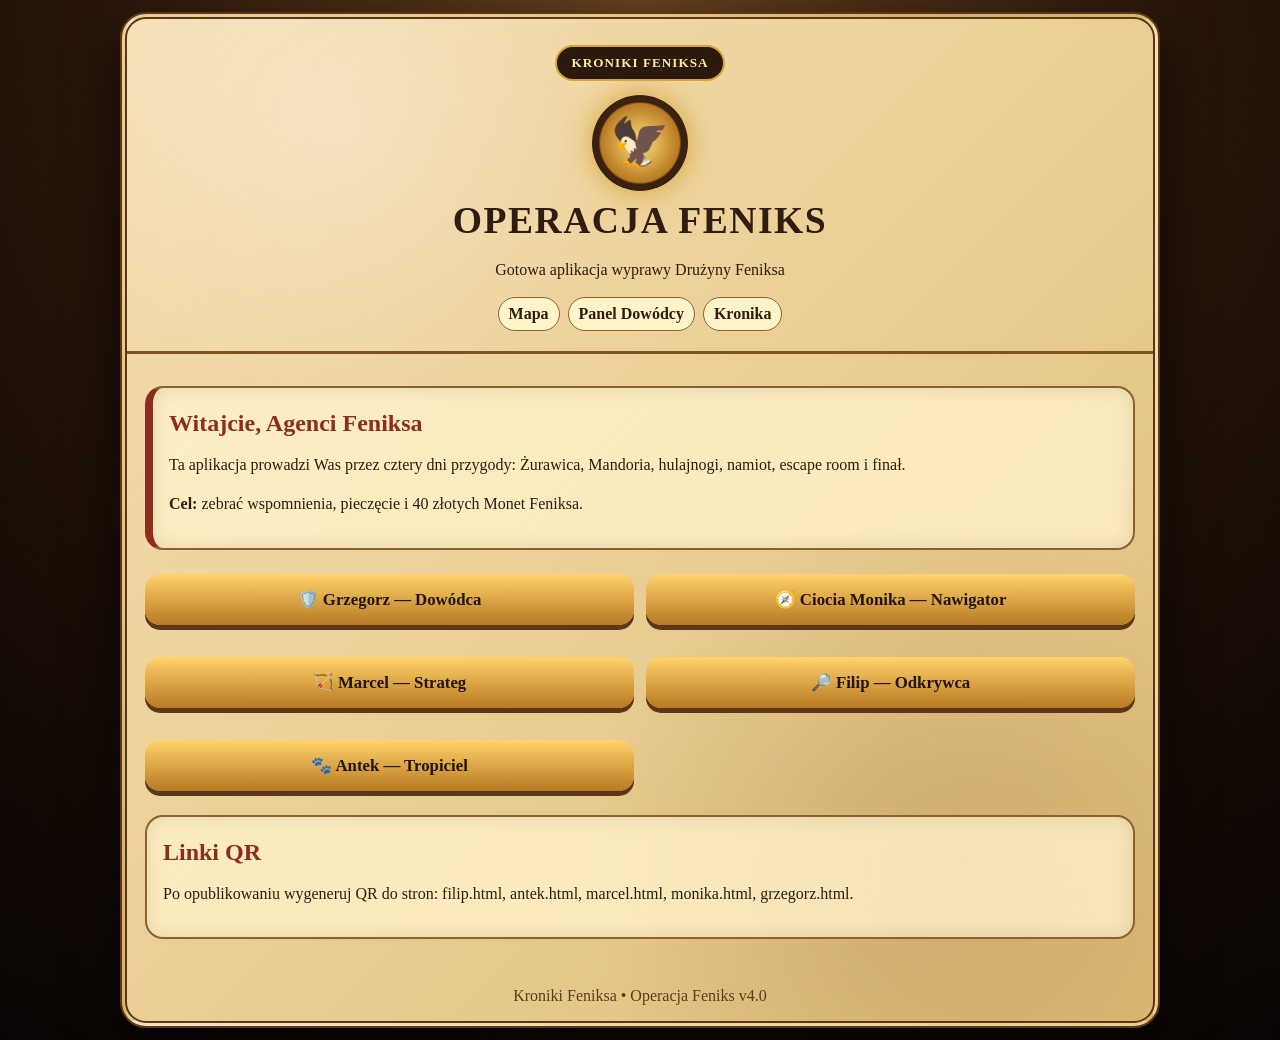
<file: index.html>
<!doctype html><html lang="pl"><head><meta charset="utf-8"><meta name="viewport" content="width=device-width,initial-scale=1"><title>Operacja Feniks</title><link rel="stylesheet" href="style.css"></head><body><main class="app"><section class="top"><span class="badge">KRONIKI FENIKSA</span><div class="phoenix">🦅</div><h1>Operacja Feniks</h1><p>Gotowa aplikacja wyprawy Drużyny Feniksa</p><div class="nav"><a href="mapa.html">Mapa</a><a href="dowodca.html">Panel Dowódcy</a><a href="kronika.html">Kronika</a></div></section><section class="content"><div class="card alert"><h2>Witajcie, Agenci Feniksa</h2><p>Ta aplikacja prowadzi Was przez cztery dni przygody: Żurawica, Mandoria, hulajnogi, namiot, escape room i finał.</p><p><b>Cel:</b> zebrać wspomnienia, pieczęcie i 40 złotych Monet Feniksa.</p></div><div class="grid"><a class="button" href="grzegorz.html">🛡️ Grzegorz — Dowódca</a><a class="button" href="monika.html">🧭 Ciocia Monika — Nawigator</a><a class="button" href="marcel.html">🏹 Marcel — Strateg</a><a class="button" href="filip.html">🔎 Filip — Odkrywca</a><a class="button" href="antek.html">🐾 Antek — Tropiciel</a></div><div class="card"><h2>Linki QR</h2><p>Po opublikowaniu wygeneruj QR do stron: filip.html, antek.html, marcel.html, monika.html, grzegorz.html.</p></div></section><div class="footer">Kroniki Feniksa • Operacja Feniks v4.0</div></main><script src="app.js"></script></body></html>
</file>
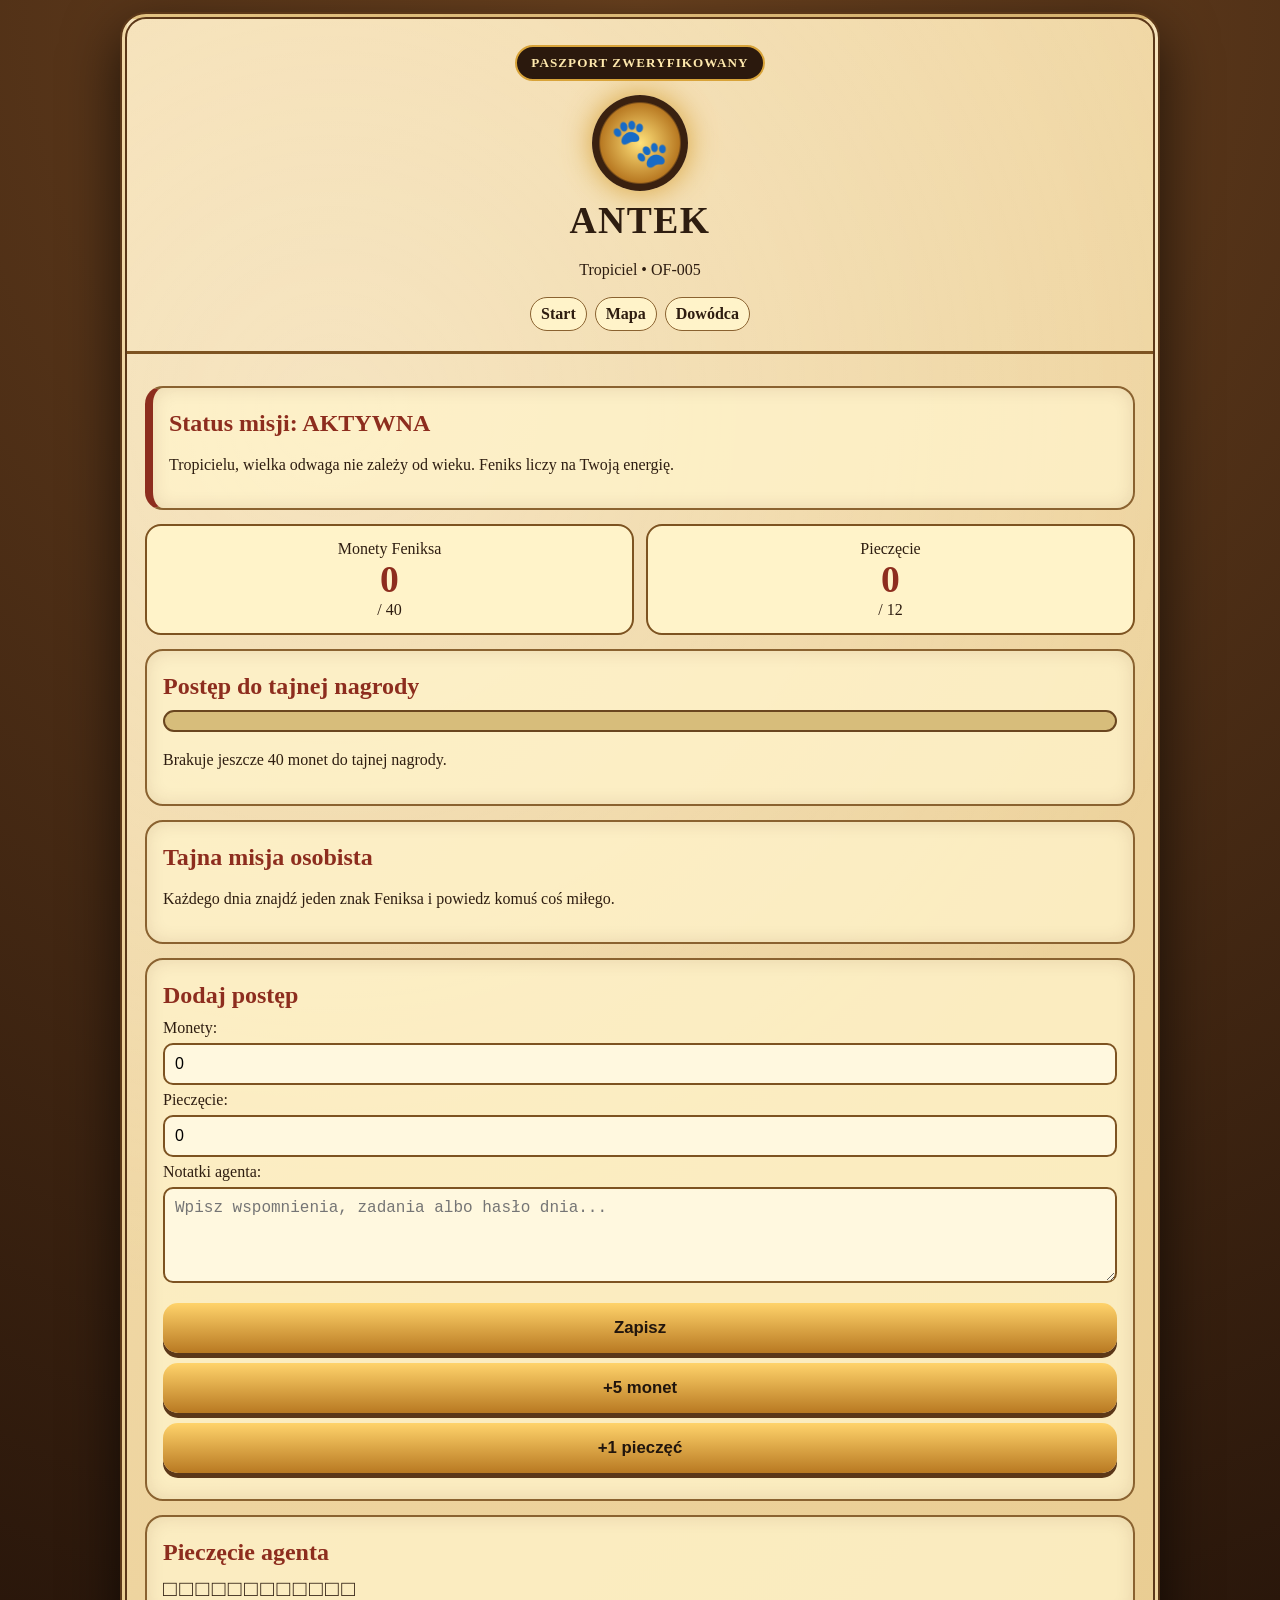
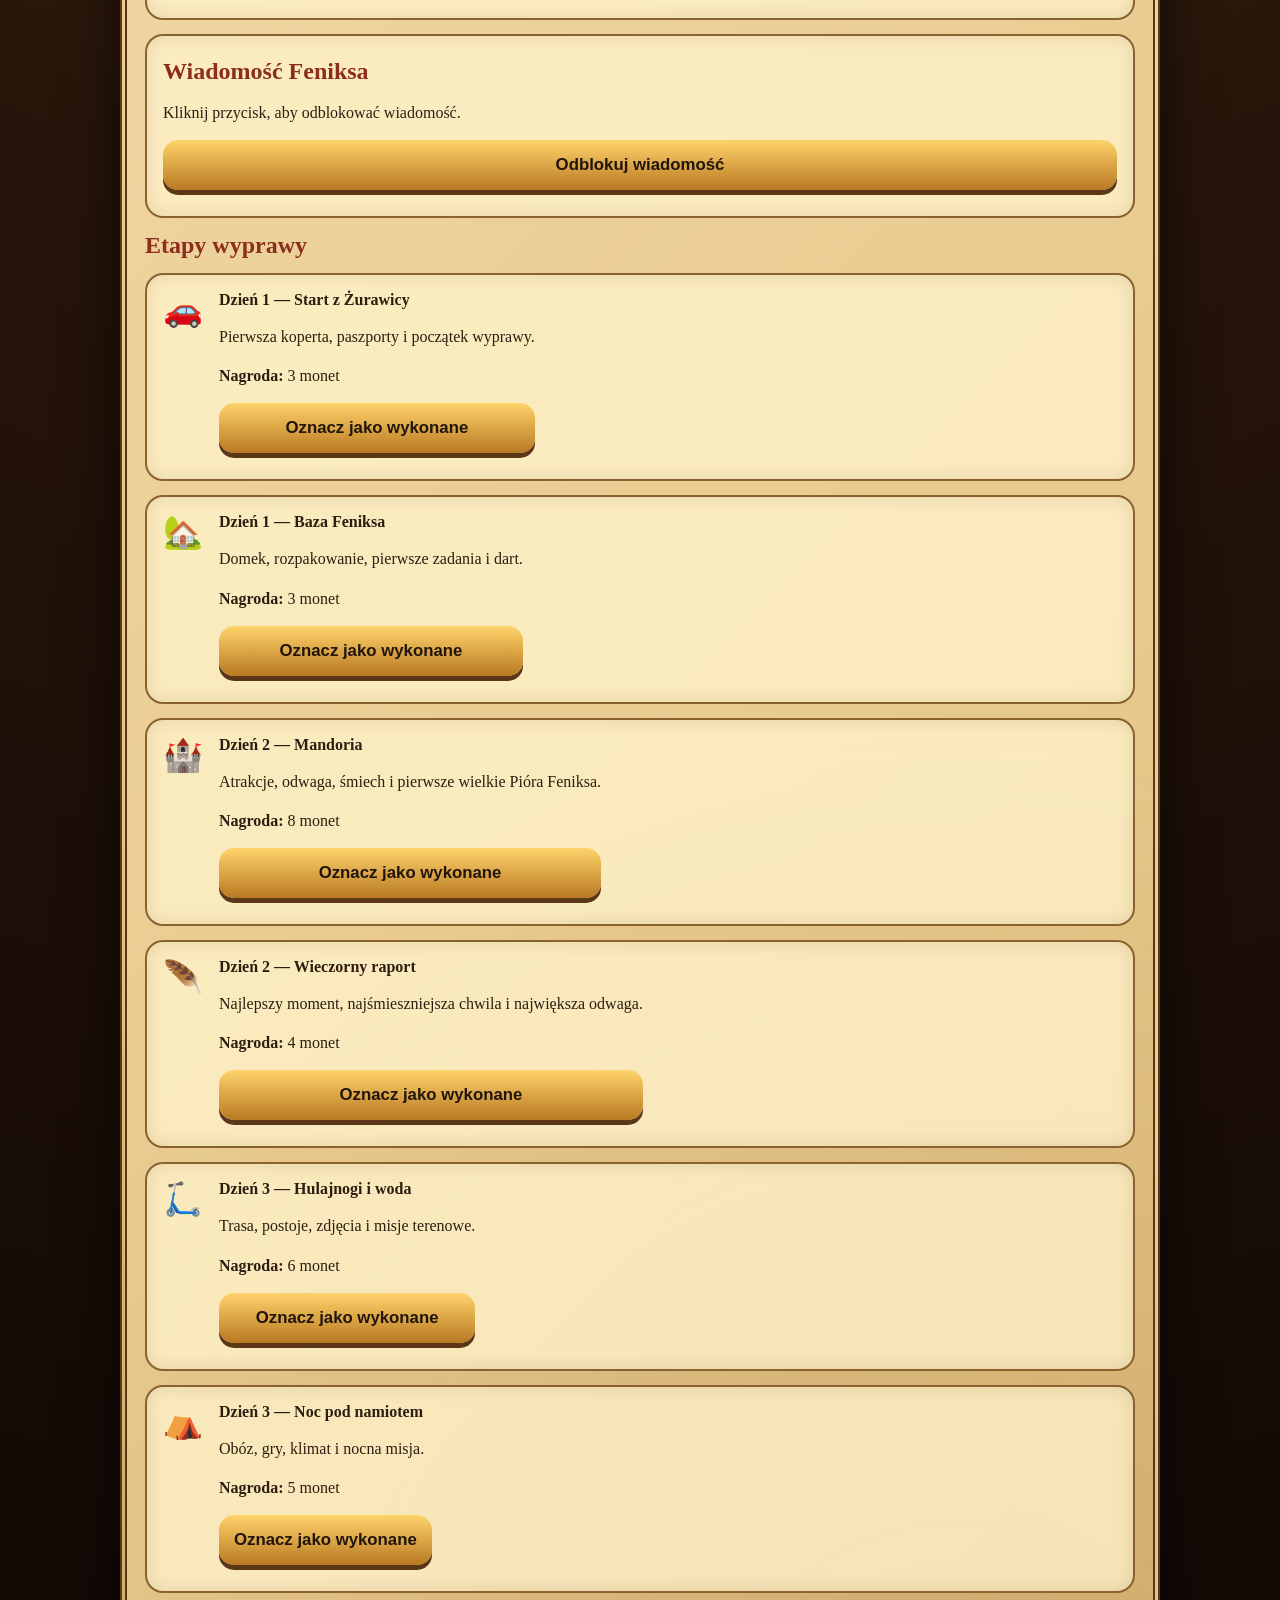
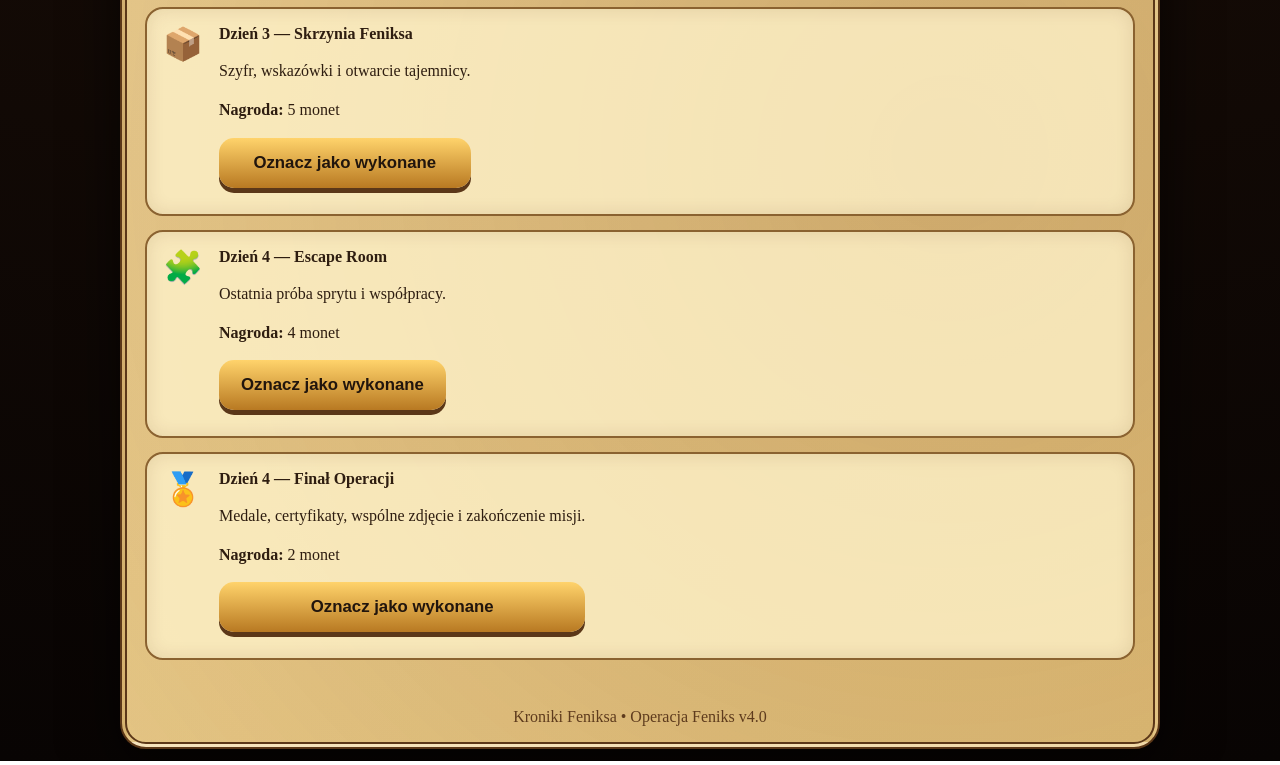
<file: antek.html>
<!doctype html><html lang="pl"><head><meta charset="utf-8"><meta name="viewport" content="width=device-width,initial-scale=1"><title>Antek — Operacja Feniks</title><link rel="stylesheet" href="style.css"></head><body><main class="app"><section class="top"><span class="badge">PASZPORT ZWERYFIKOWANY</span><div class="phoenix" id="agentIcon">🦅</div><h1 id="agentName"></h1><p id="agentRole"></p><div class="nav"><a href="index.html">Start</a><a href="mapa.html">Mapa</a><a href="dowodca.html">Dowódca</a></div></section><section class="content"><div class="card alert"><h2>Status misji: AKTYWNA</h2><p id="intro"></p></div><div class="row"><div class="stat"><div>Monety Feniksa</div><div class="big" id="coins">0</div><div>/ 40</div></div><div class="stat"><div>Pieczęcie</div><div class="big" id="stamps">0</div><div>/ 12</div></div></div><div class="card"><h2>Postęp do tajnej nagrody</h2><div class="progress"><div class="bar" id="bar"></div></div><p id="rewardText"></p></div><div class="card"><h2>Tajna misja osobista</h2><p id="personalMission"></p></div><div class="card"><h2>Dodaj postęp</h2><label>Monety:<input id="coinInput" type="number" min="0" max="40" value="0"></label><label>Pieczęcie:<input id="stampInput" type="number" min="0" max="12" value="0"></label><label>Notatki agenta:<textarea id="notes" rows="4" placeholder="Wpisz wspomnienia, zadania albo hasło dnia..."></textarea></label><button onclick="saveProfile('antek')">Zapisz</button><button onclick="addCoin('antek',5)">+5 monet</button><button onclick="addStamp('antek',1)">+1 pieczęć</button></div><div class="card"><h2>Pieczęcie agenta</h2><div class="stamps" id="stampView">□□□□□□□□□□□□</div></div><div class="card"><h2>Wiadomość Feniksa</h2><p id="dailyMessage">Kliknij przycisk, aby odblokować wiadomość.</p><button onclick="unlockMessage()">Odblokuj wiadomość</button></div><h2>Etapy wyprawy</h2><div id="stageList"></div></section><div class="footer">Kroniki Feniksa • Operacja Feniks v4.0</div></main><script src="app.js"></script><script>renderProfile('antek');</script></body></html>
</file>
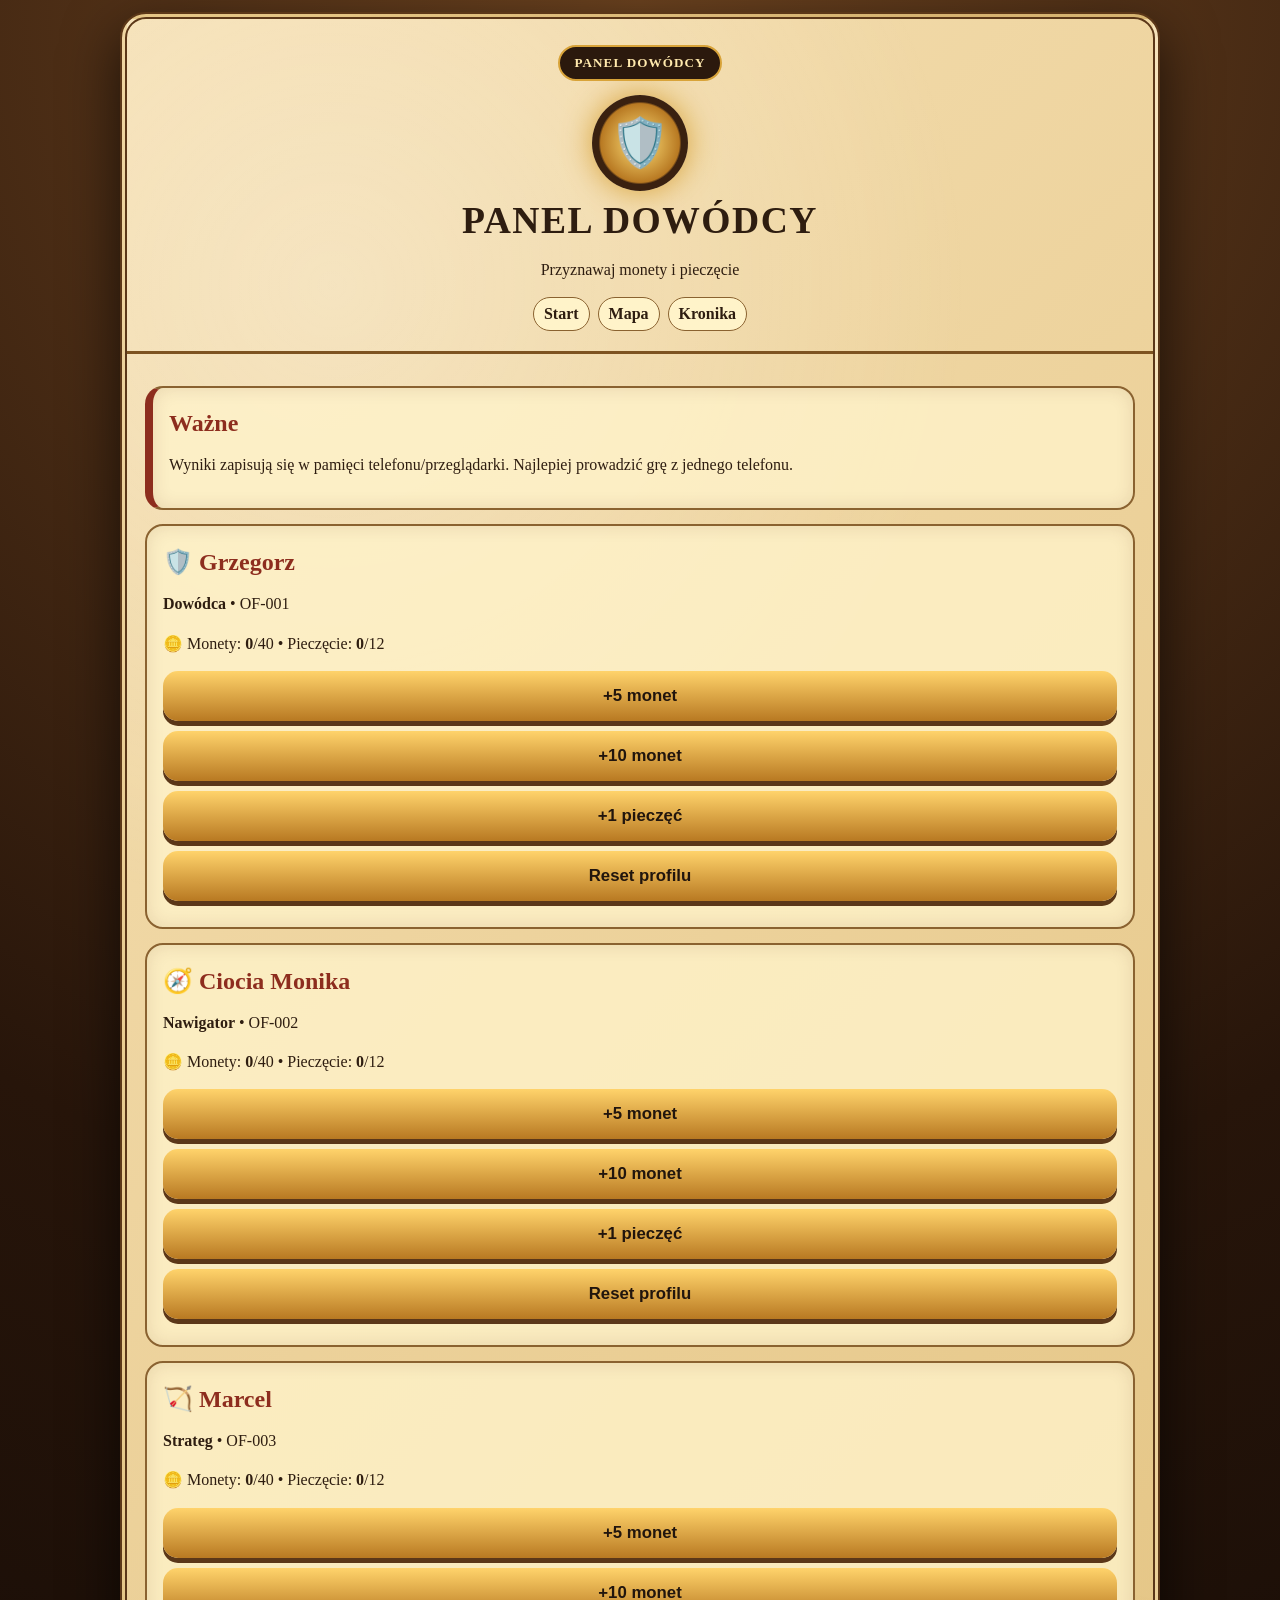
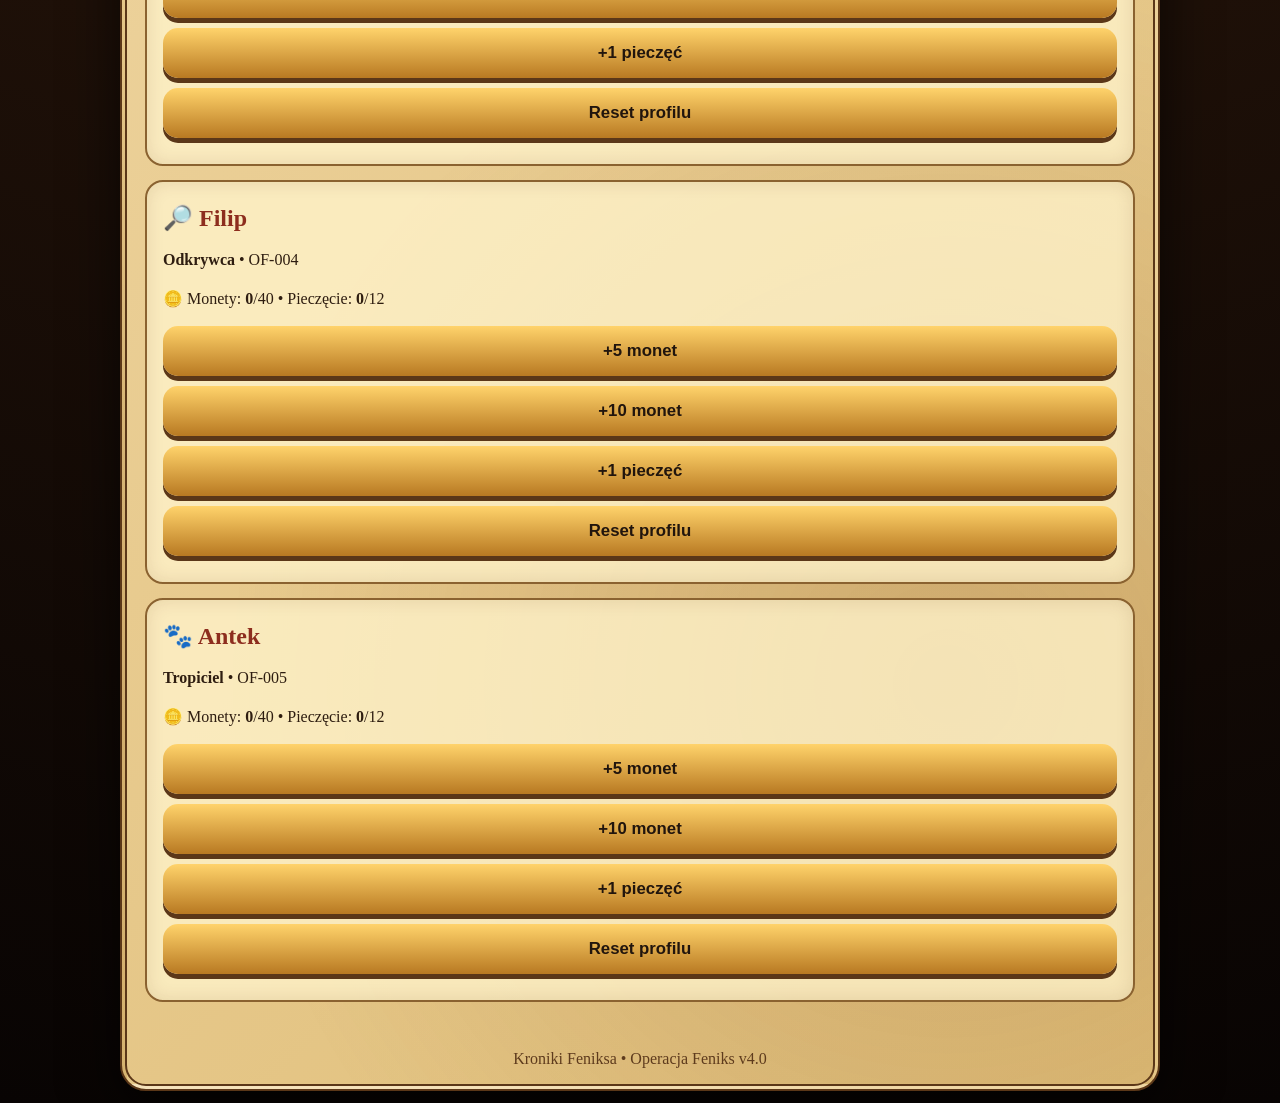
<file: dowodca.html>
<!doctype html><html lang="pl"><head><meta charset="utf-8"><meta name="viewport" content="width=device-width,initial-scale=1"><title>Panel Dowódcy</title><link rel="stylesheet" href="style.css"></head><body><main class="app"><section class="top"><span class="badge">PANEL DOWÓDCY</span><div class="phoenix">🛡️</div><h1>Panel Dowódcy</h1><p>Przyznawaj monety i pieczęcie</p><div class="nav"><a href="index.html">Start</a><a href="mapa.html">Mapa</a><a href="kronika.html">Kronika</a></div></section><section class="content"><div class="card alert"><h2>Ważne</h2><p>Wyniki zapisują się w pamięci telefonu/przeglądarki. Najlepiej prowadzić grę z jednego telefonu.</p></div><div id="commanderList"></div></section><div class="footer">Kroniki Feniksa • Operacja Feniks v4.0</div></main><script src="app.js"></script><script>renderCommander();</script></body></html>
</file>
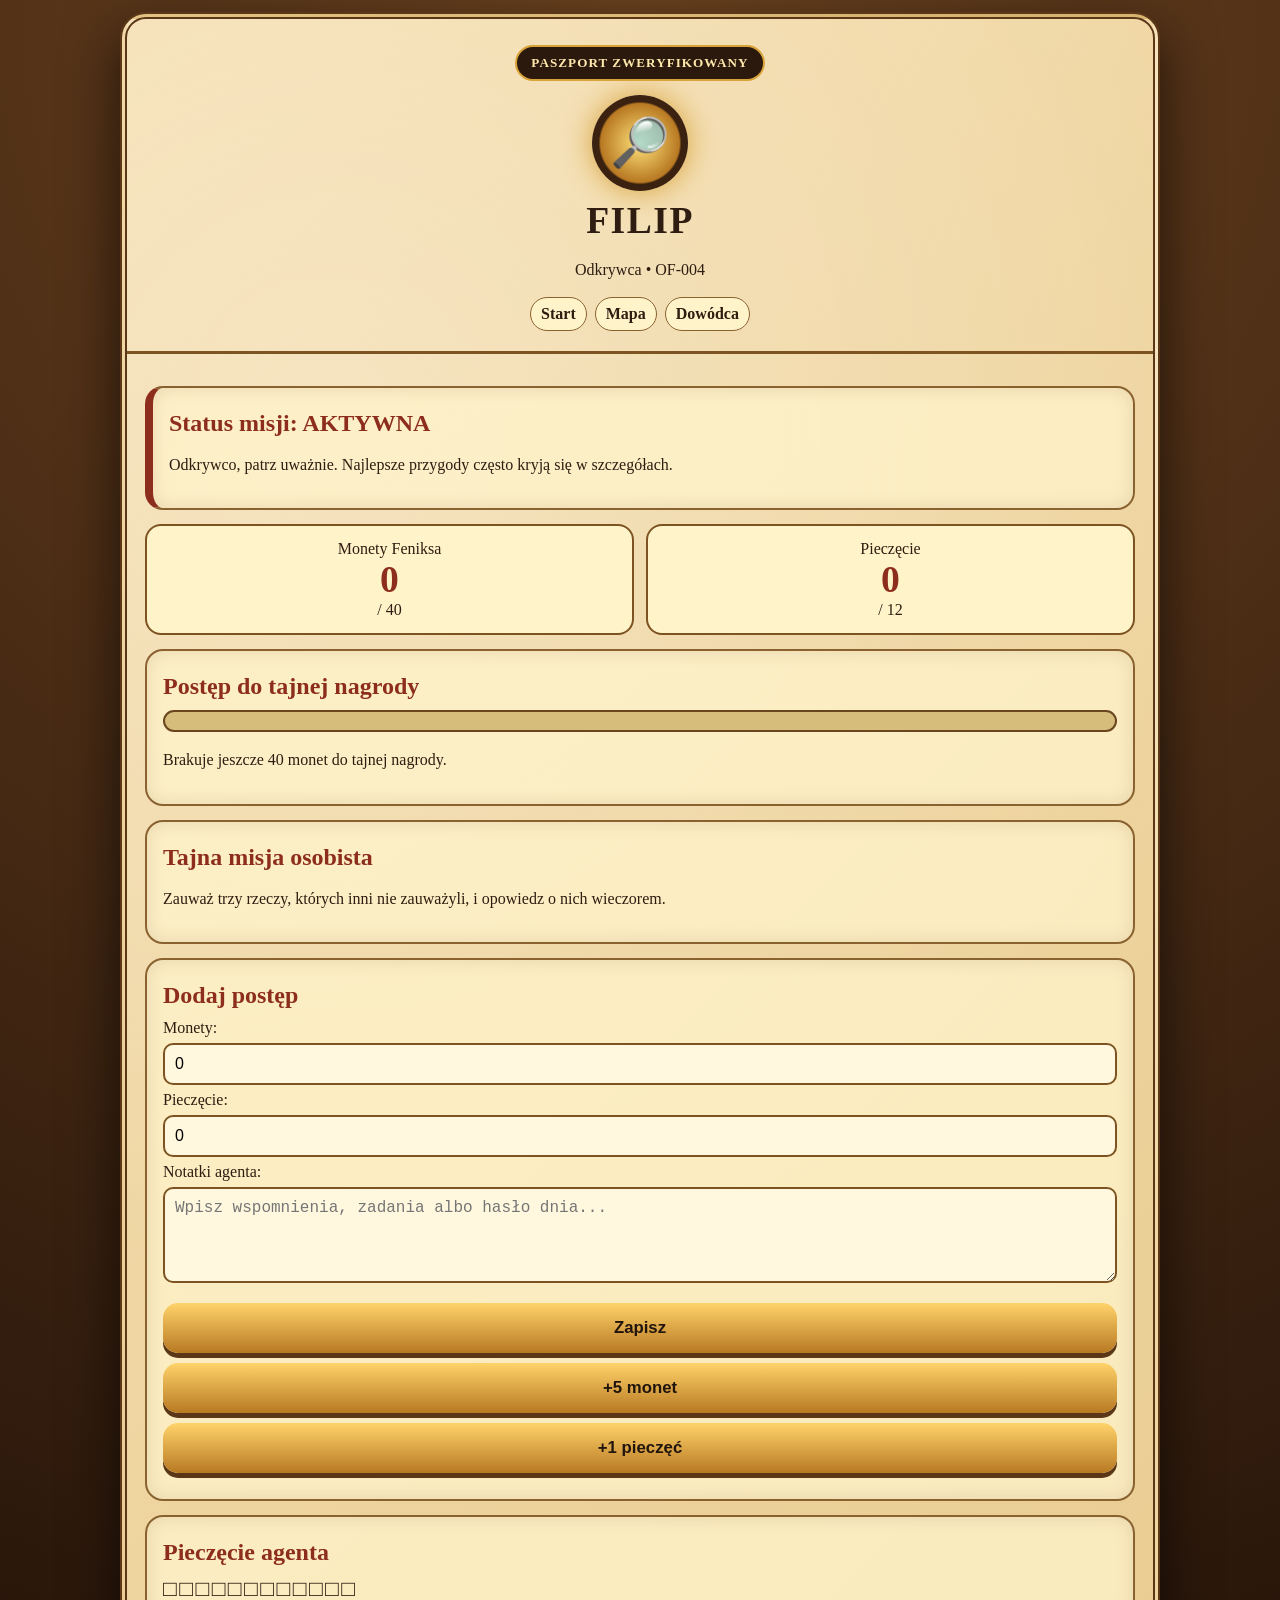
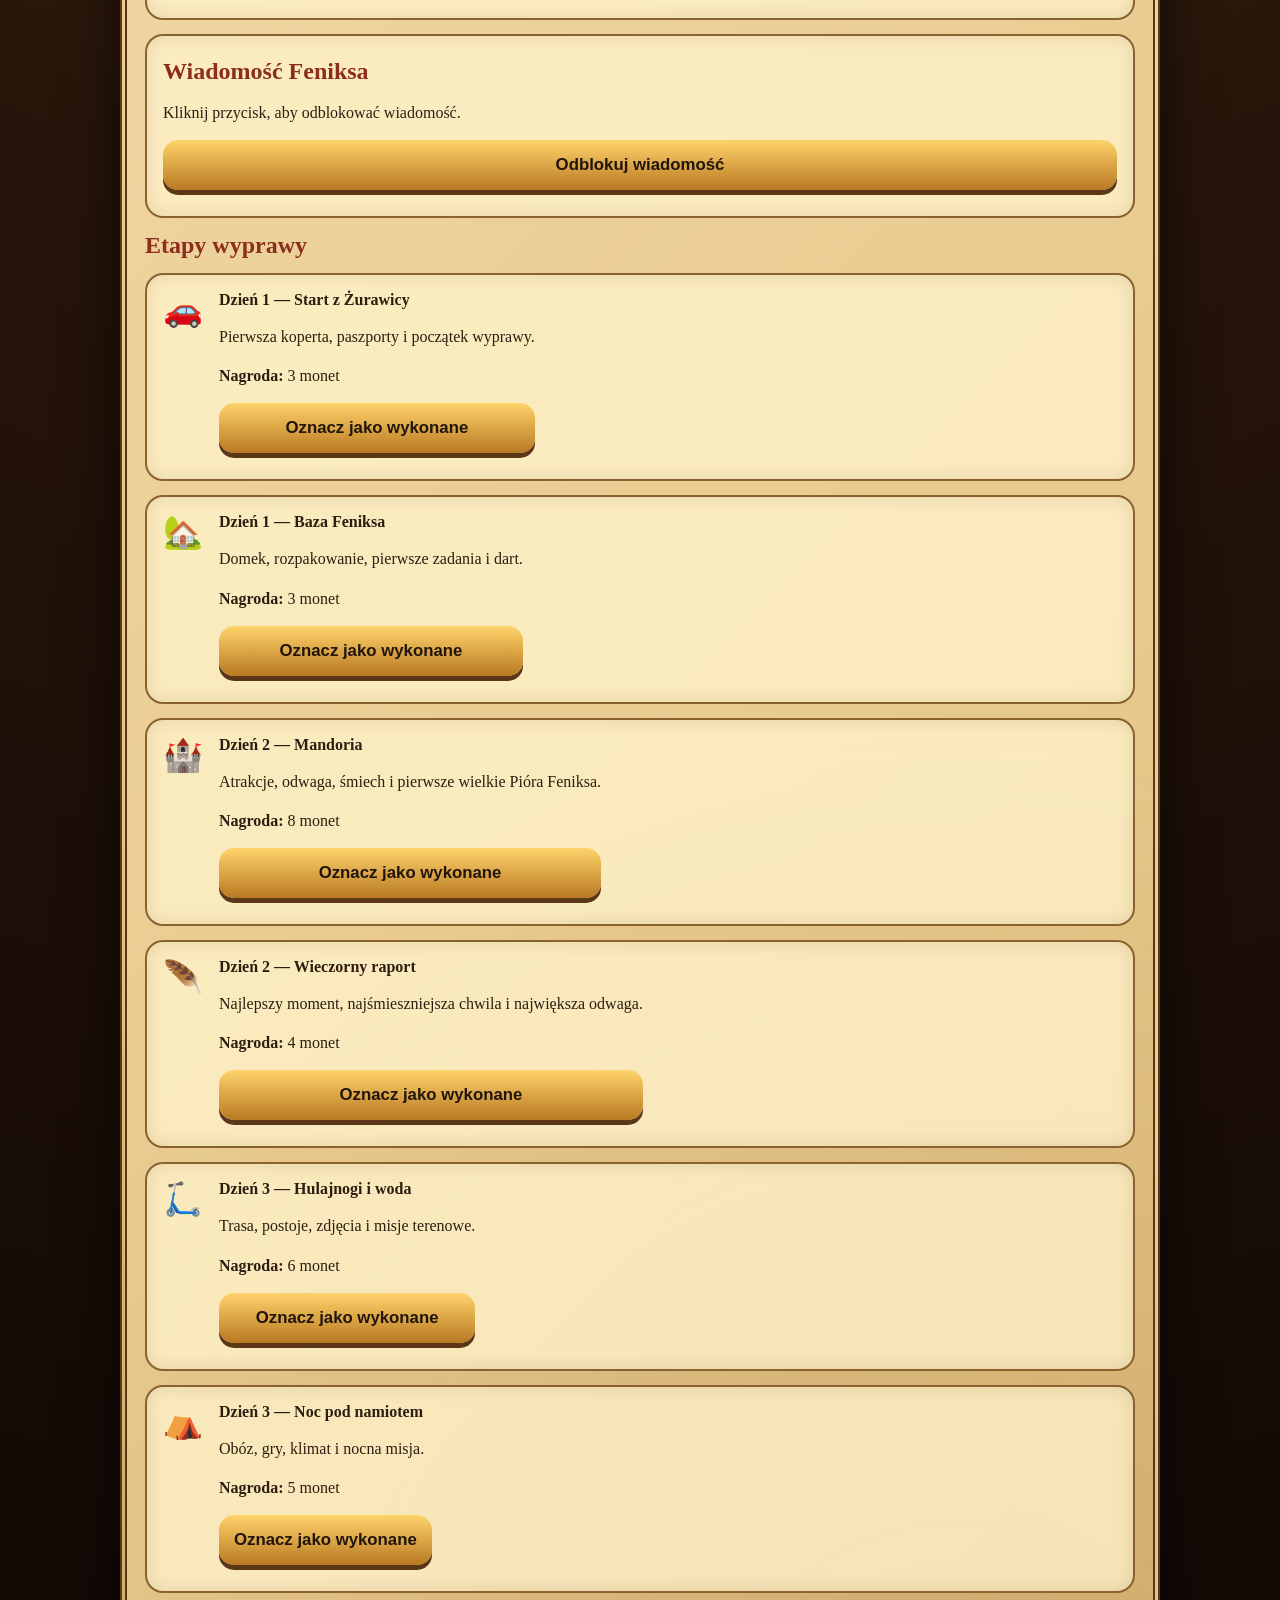
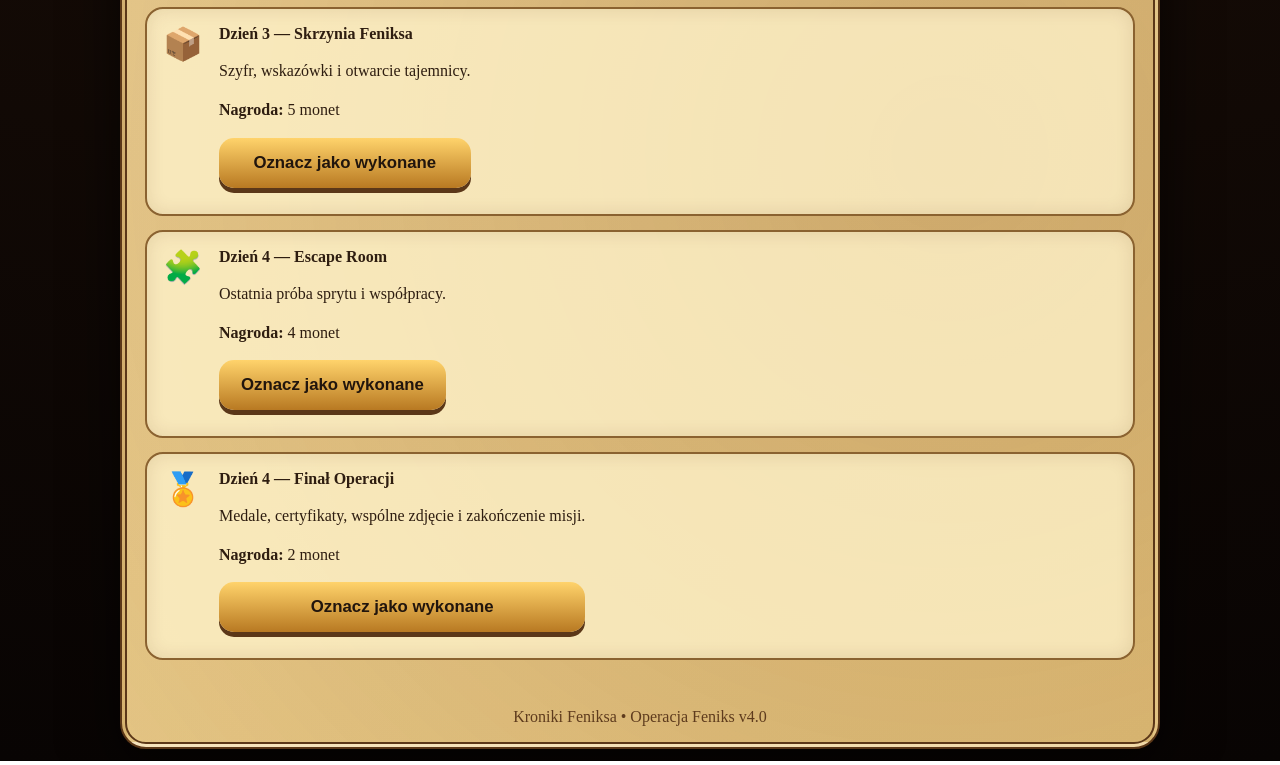
<file: filip.html>
<!doctype html><html lang="pl"><head><meta charset="utf-8"><meta name="viewport" content="width=device-width,initial-scale=1"><title>Filip — Operacja Feniks</title><link rel="stylesheet" href="style.css"></head><body><main class="app"><section class="top"><span class="badge">PASZPORT ZWERYFIKOWANY</span><div class="phoenix" id="agentIcon">🦅</div><h1 id="agentName"></h1><p id="agentRole"></p><div class="nav"><a href="index.html">Start</a><a href="mapa.html">Mapa</a><a href="dowodca.html">Dowódca</a></div></section><section class="content"><div class="card alert"><h2>Status misji: AKTYWNA</h2><p id="intro"></p></div><div class="row"><div class="stat"><div>Monety Feniksa</div><div class="big" id="coins">0</div><div>/ 40</div></div><div class="stat"><div>Pieczęcie</div><div class="big" id="stamps">0</div><div>/ 12</div></div></div><div class="card"><h2>Postęp do tajnej nagrody</h2><div class="progress"><div class="bar" id="bar"></div></div><p id="rewardText"></p></div><div class="card"><h2>Tajna misja osobista</h2><p id="personalMission"></p></div><div class="card"><h2>Dodaj postęp</h2><label>Monety:<input id="coinInput" type="number" min="0" max="40" value="0"></label><label>Pieczęcie:<input id="stampInput" type="number" min="0" max="12" value="0"></label><label>Notatki agenta:<textarea id="notes" rows="4" placeholder="Wpisz wspomnienia, zadania albo hasło dnia..."></textarea></label><button onclick="saveProfile('filip')">Zapisz</button><button onclick="addCoin('filip',5)">+5 monet</button><button onclick="addStamp('filip',1)">+1 pieczęć</button></div><div class="card"><h2>Pieczęcie agenta</h2><div class="stamps" id="stampView">□□□□□□□□□□□□</div></div><div class="card"><h2>Wiadomość Feniksa</h2><p id="dailyMessage">Kliknij przycisk, aby odblokować wiadomość.</p><button onclick="unlockMessage()">Odblokuj wiadomość</button></div><h2>Etapy wyprawy</h2><div id="stageList"></div></section><div class="footer">Kroniki Feniksa • Operacja Feniks v4.0</div></main><script src="app.js"></script><script>renderProfile('filip');</script></body></html>
</file>
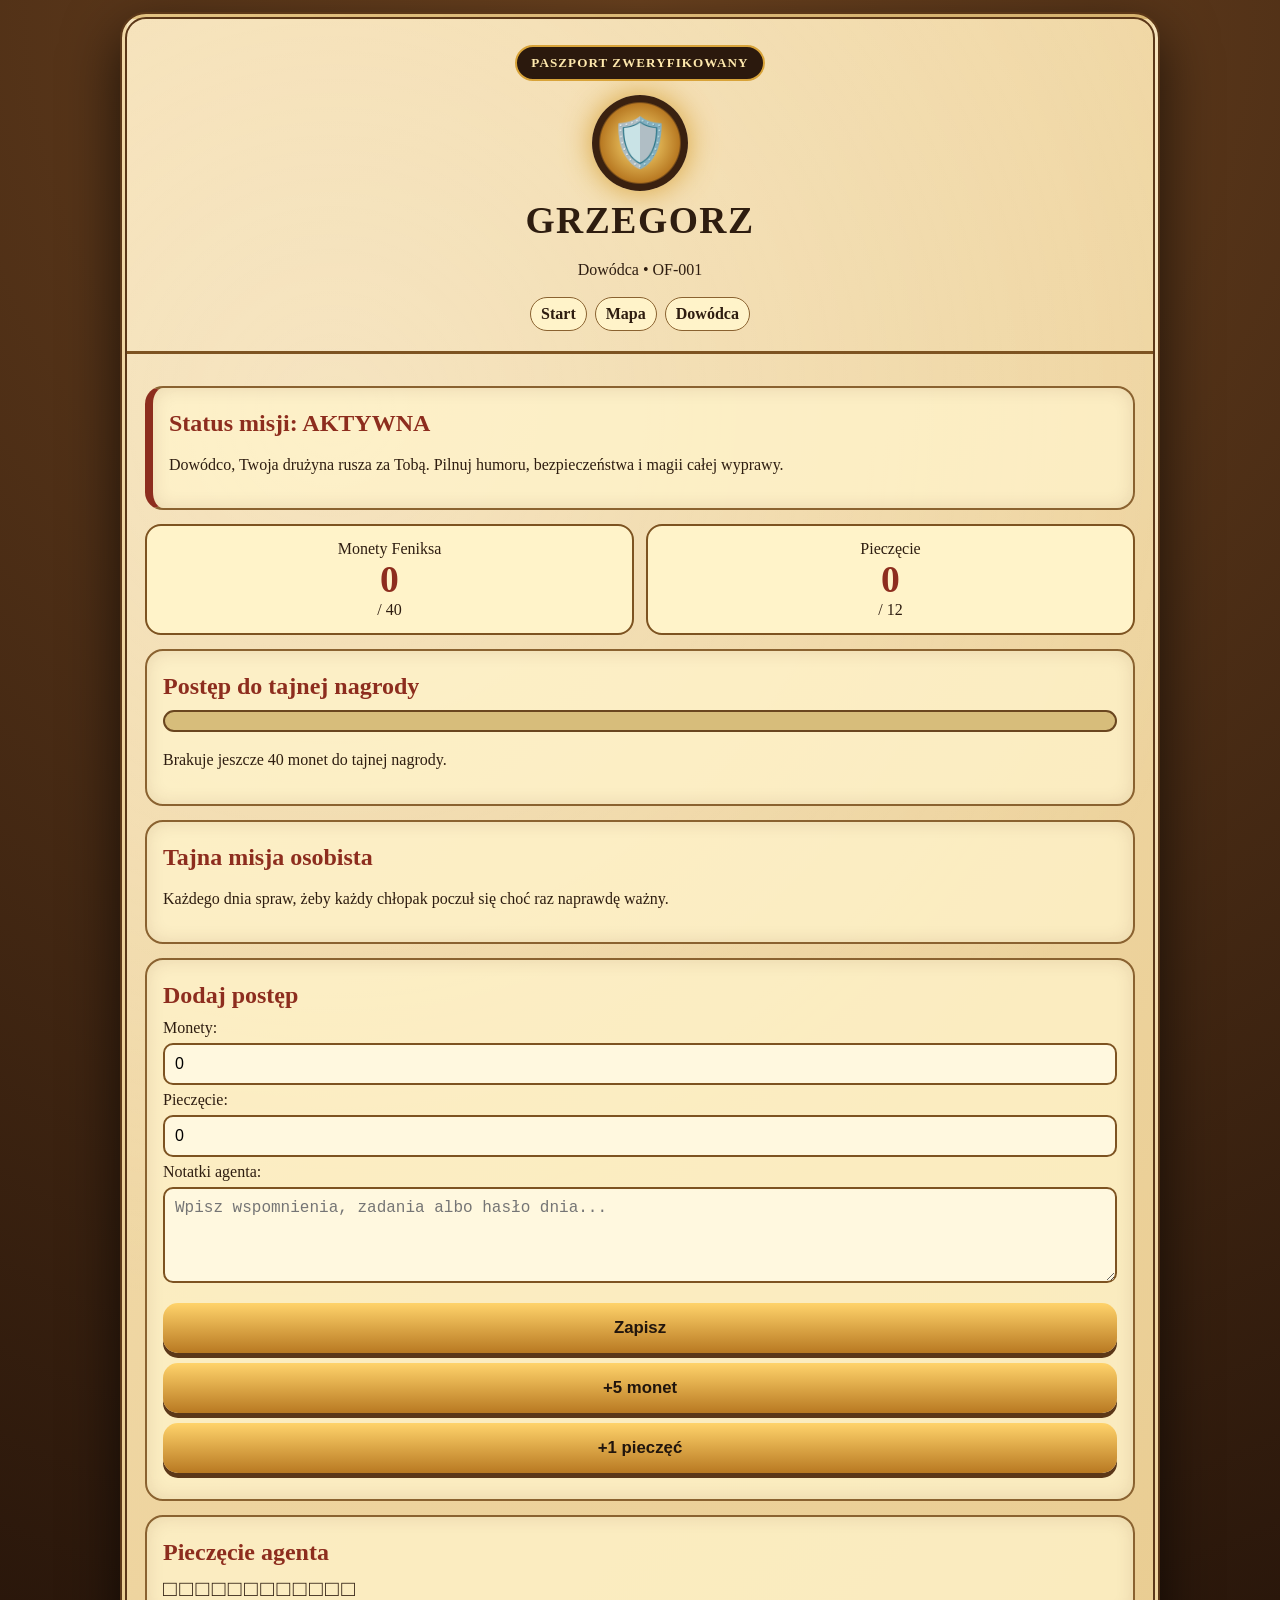
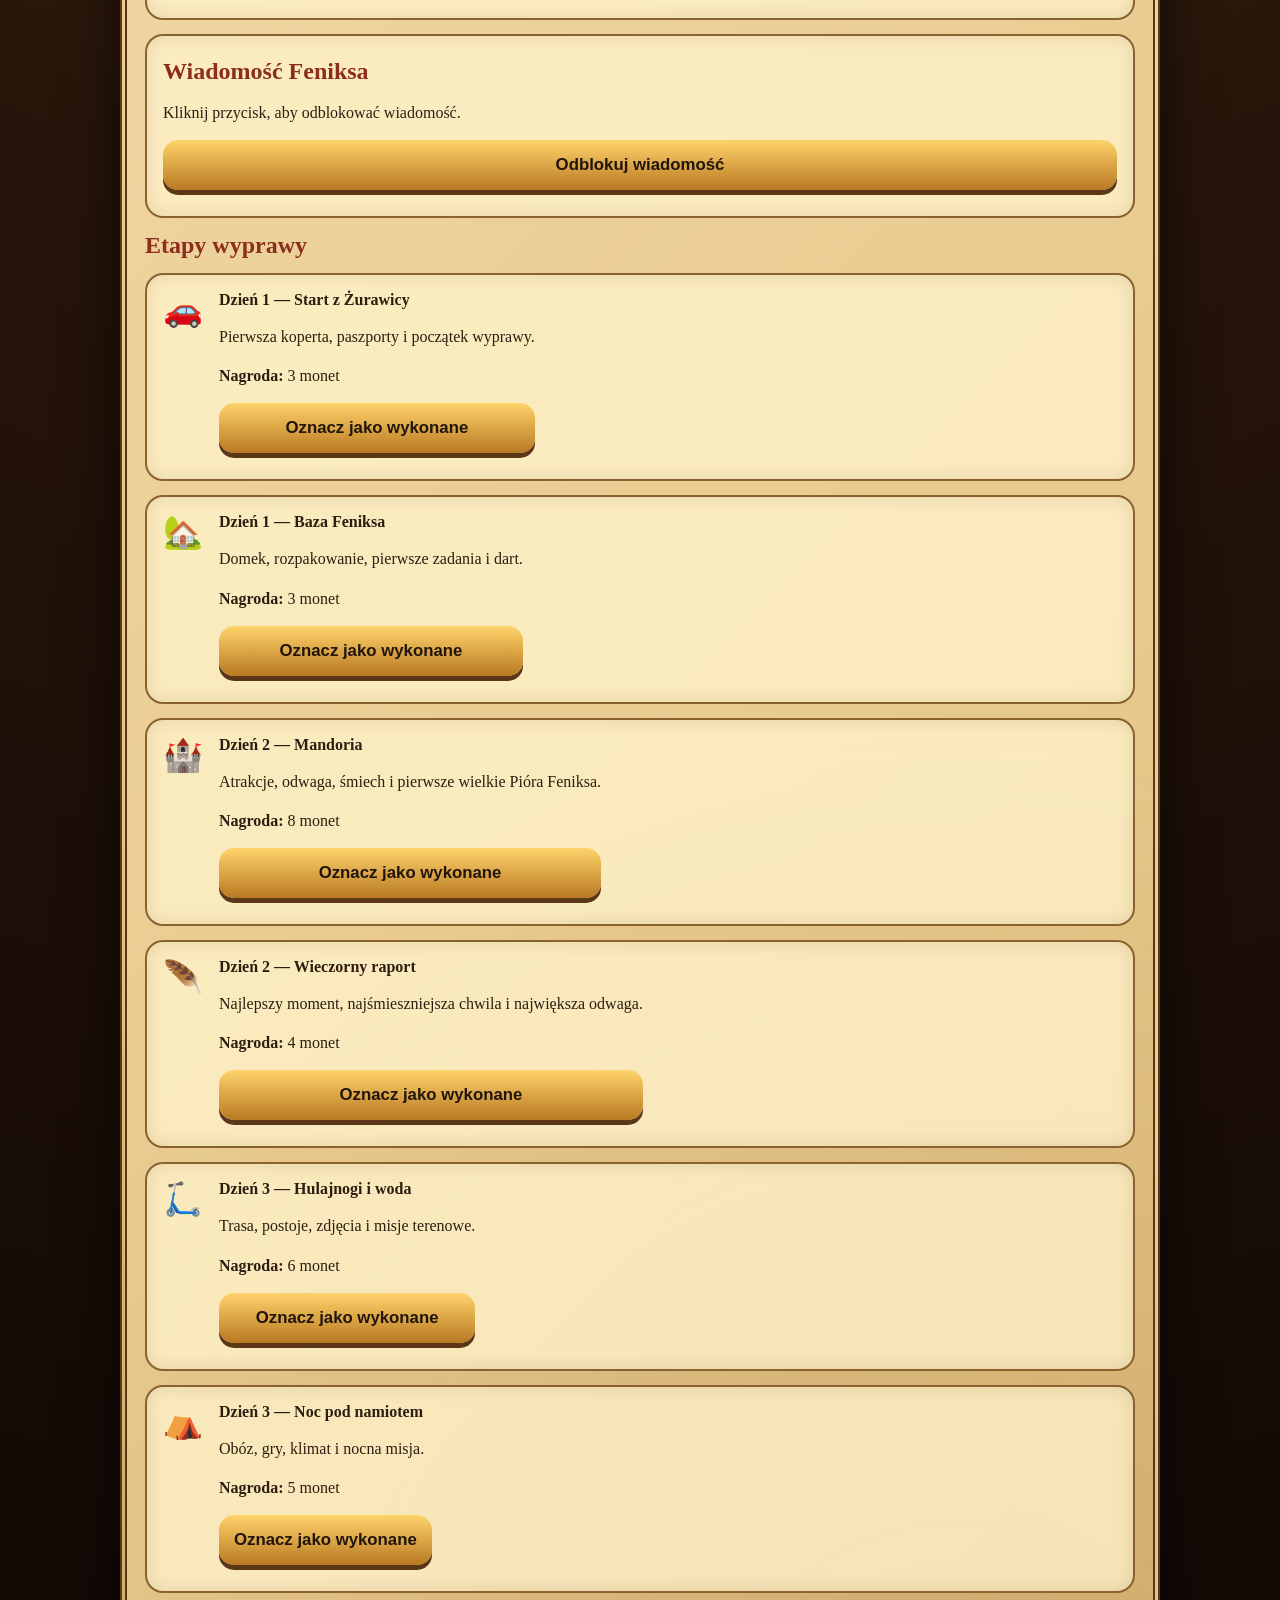
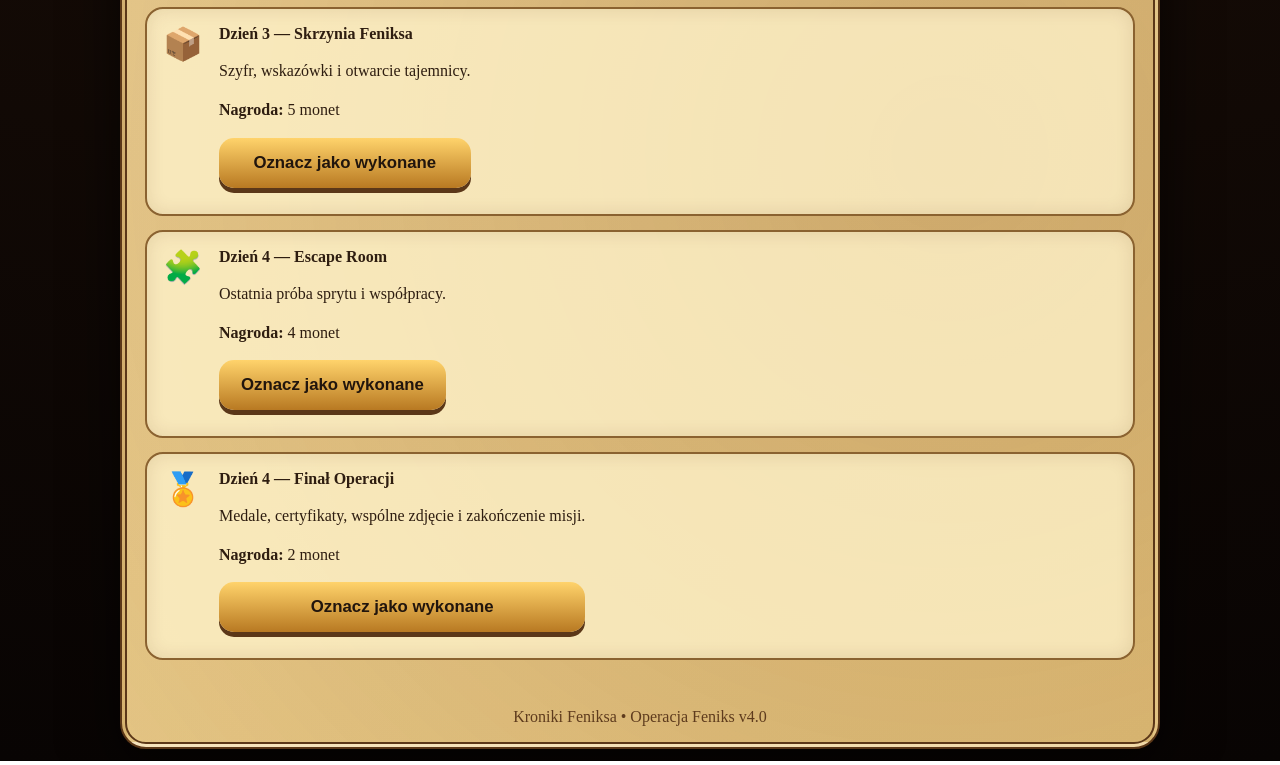
<file: grzegorz.html>
<!doctype html><html lang="pl"><head><meta charset="utf-8"><meta name="viewport" content="width=device-width,initial-scale=1"><title>Grzegorz — Operacja Feniks</title><link rel="stylesheet" href="style.css"></head><body><main class="app"><section class="top"><span class="badge">PASZPORT ZWERYFIKOWANY</span><div class="phoenix" id="agentIcon">🦅</div><h1 id="agentName"></h1><p id="agentRole"></p><div class="nav"><a href="index.html">Start</a><a href="mapa.html">Mapa</a><a href="dowodca.html">Dowódca</a></div></section><section class="content"><div class="card alert"><h2>Status misji: AKTYWNA</h2><p id="intro"></p></div><div class="row"><div class="stat"><div>Monety Feniksa</div><div class="big" id="coins">0</div><div>/ 40</div></div><div class="stat"><div>Pieczęcie</div><div class="big" id="stamps">0</div><div>/ 12</div></div></div><div class="card"><h2>Postęp do tajnej nagrody</h2><div class="progress"><div class="bar" id="bar"></div></div><p id="rewardText"></p></div><div class="card"><h2>Tajna misja osobista</h2><p id="personalMission"></p></div><div class="card"><h2>Dodaj postęp</h2><label>Monety:<input id="coinInput" type="number" min="0" max="40" value="0"></label><label>Pieczęcie:<input id="stampInput" type="number" min="0" max="12" value="0"></label><label>Notatki agenta:<textarea id="notes" rows="4" placeholder="Wpisz wspomnienia, zadania albo hasło dnia..."></textarea></label><button onclick="saveProfile('grzegorz')">Zapisz</button><button onclick="addCoin('grzegorz',5)">+5 monet</button><button onclick="addStamp('grzegorz',1)">+1 pieczęć</button></div><div class="card"><h2>Pieczęcie agenta</h2><div class="stamps" id="stampView">□□□□□□□□□□□□</div></div><div class="card"><h2>Wiadomość Feniksa</h2><p id="dailyMessage">Kliknij przycisk, aby odblokować wiadomość.</p><button onclick="unlockMessage()">Odblokuj wiadomość</button></div><h2>Etapy wyprawy</h2><div id="stageList"></div></section><div class="footer">Kroniki Feniksa • Operacja Feniks v4.0</div></main><script src="app.js"></script><script>renderProfile('grzegorz');</script></body></html>
</file>
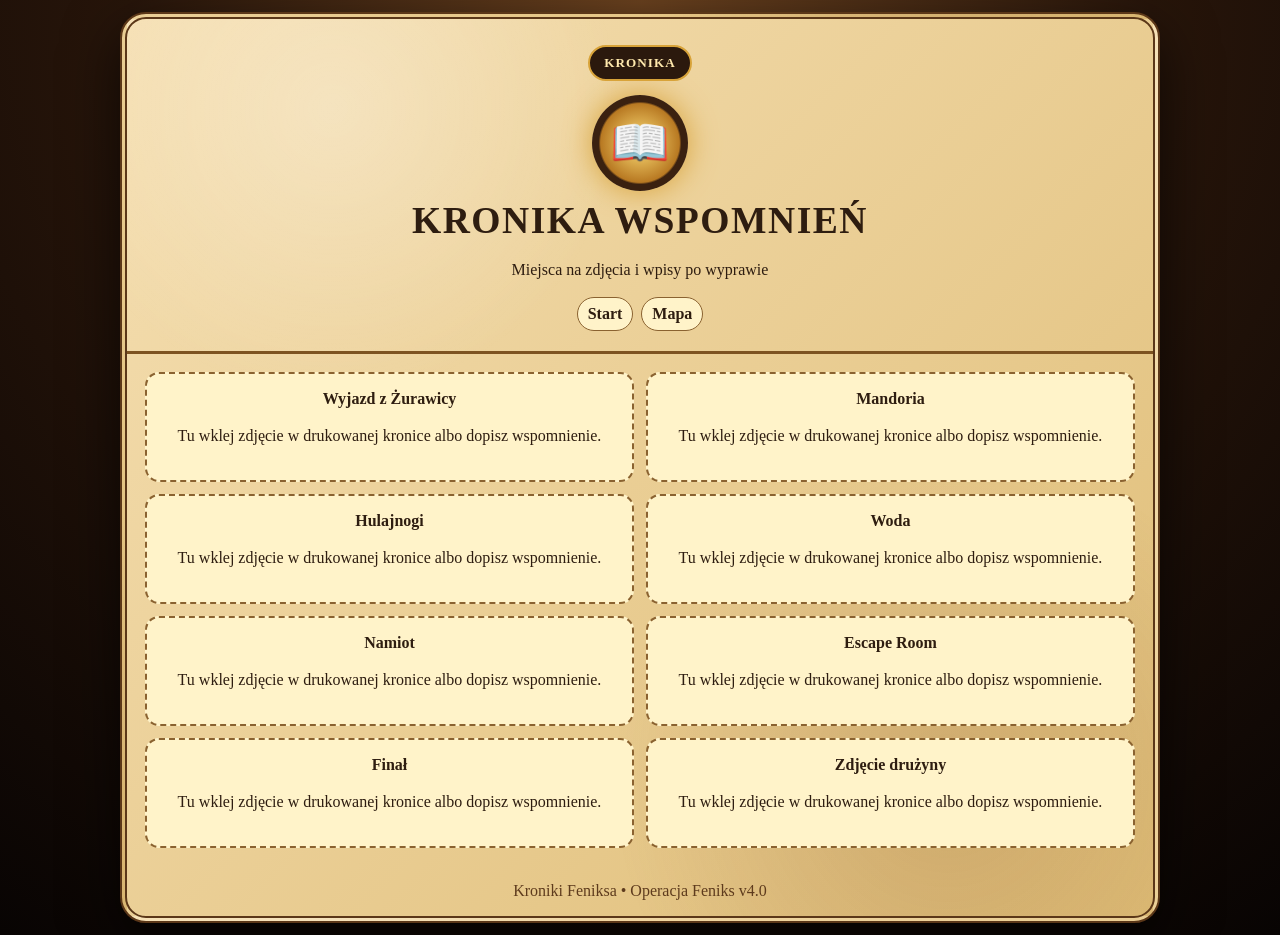
<file: kronika.html>
<!doctype html><html lang="pl"><head><meta charset="utf-8"><meta name="viewport" content="width=device-width,initial-scale=1"><title>Kronika</title><link rel="stylesheet" href="style.css"></head><body><main class="app"><section class="top"><span class="badge">KRONIKA</span><div class="phoenix">📖</div><h1>Kronika Wspomnień</h1><p>Miejsca na zdjęcia i wpisy po wyprawie</p><div class="nav"><a href="index.html">Start</a><a href="mapa.html">Mapa</a></div></section><section class="content"><div class="gallery"><div class="photo"><b>Wyjazd z Żurawicy</b><p>Tu wklej zdjęcie w drukowanej kronice albo dopisz wspomnienie.</p></div><div class="photo"><b>Mandoria</b><p>Tu wklej zdjęcie w drukowanej kronice albo dopisz wspomnienie.</p></div><div class="photo"><b>Hulajnogi</b><p>Tu wklej zdjęcie w drukowanej kronice albo dopisz wspomnienie.</p></div><div class="photo"><b>Woda</b><p>Tu wklej zdjęcie w drukowanej kronice albo dopisz wspomnienie.</p></div><div class="photo"><b>Namiot</b><p>Tu wklej zdjęcie w drukowanej kronice albo dopisz wspomnienie.</p></div><div class="photo"><b>Escape Room</b><p>Tu wklej zdjęcie w drukowanej kronice albo dopisz wspomnienie.</p></div><div class="photo"><b>Finał</b><p>Tu wklej zdjęcie w drukowanej kronice albo dopisz wspomnienie.</p></div><div class="photo"><b>Zdjęcie drużyny</b><p>Tu wklej zdjęcie w drukowanej kronice albo dopisz wspomnienie.</p></div></div></section><div class="footer">Kroniki Feniksa • Operacja Feniks v4.0</div></main><script src="app.js"></script></body></html>
</file>
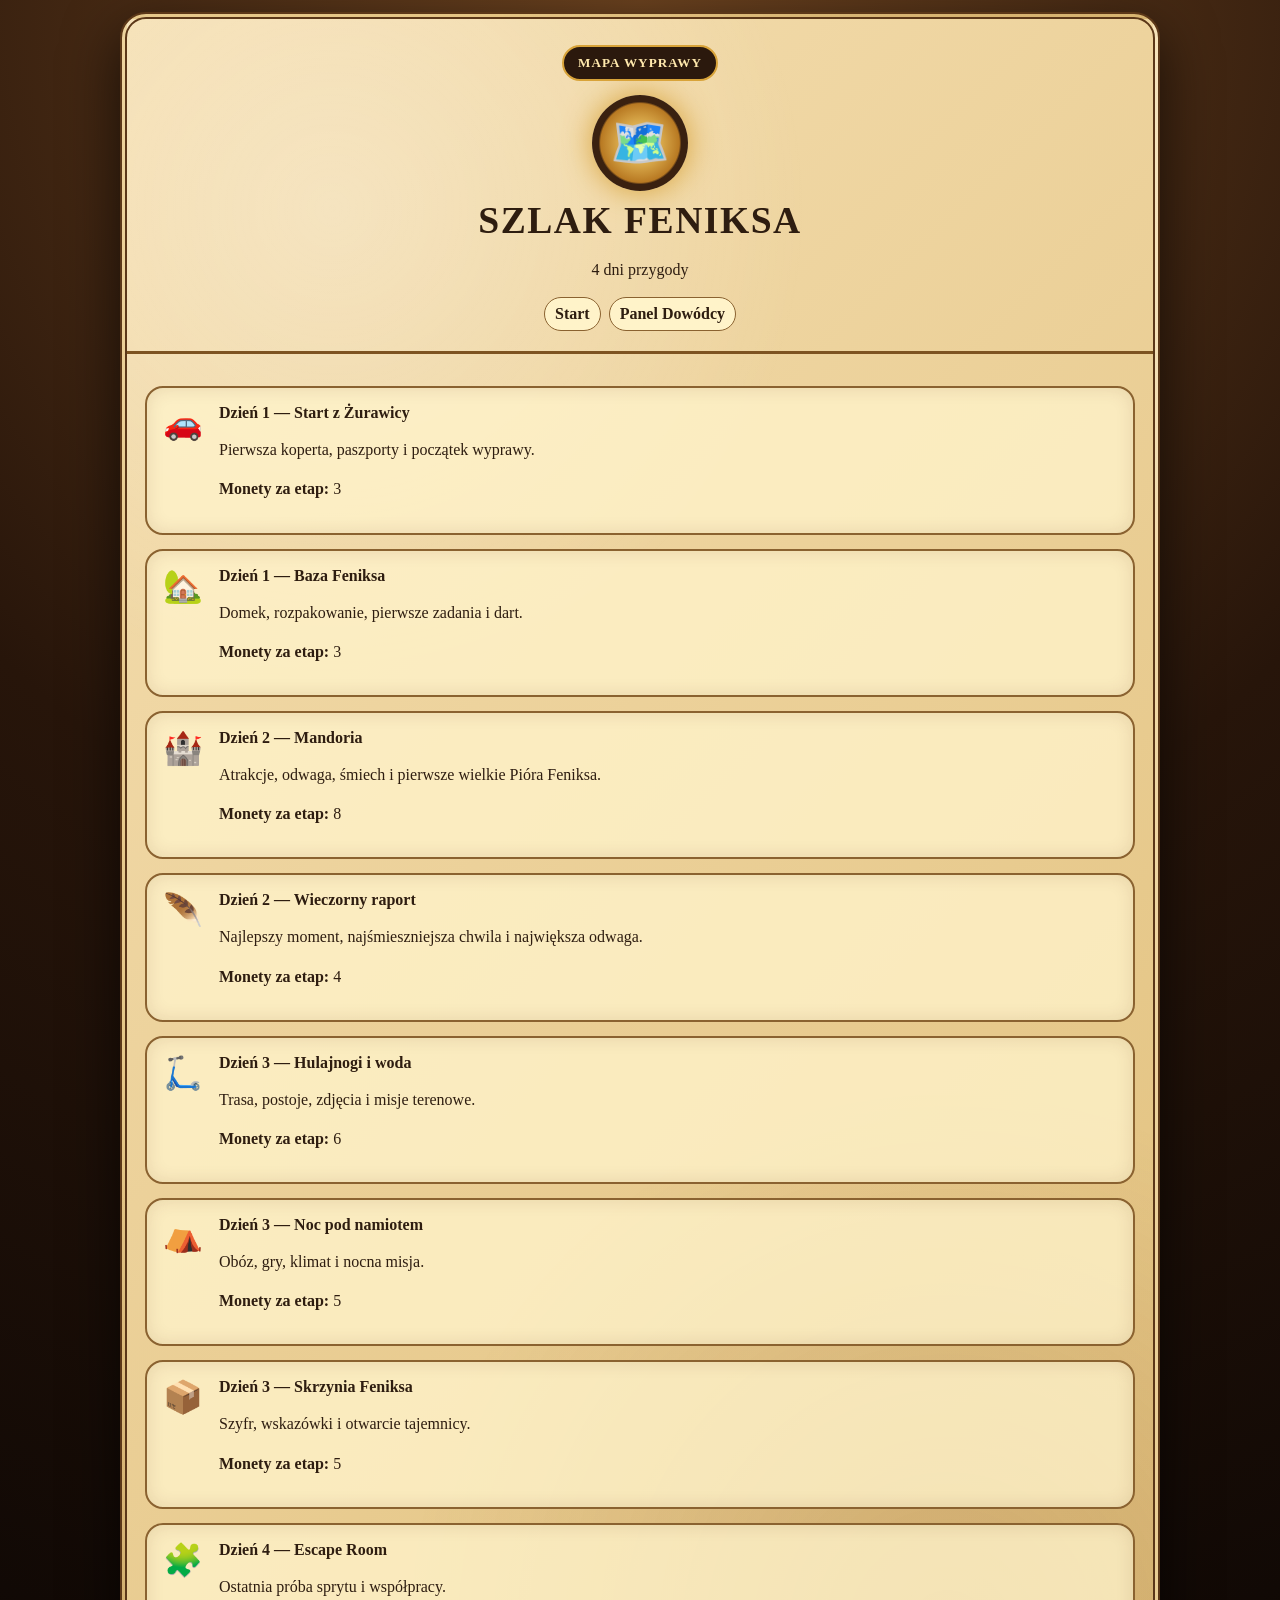
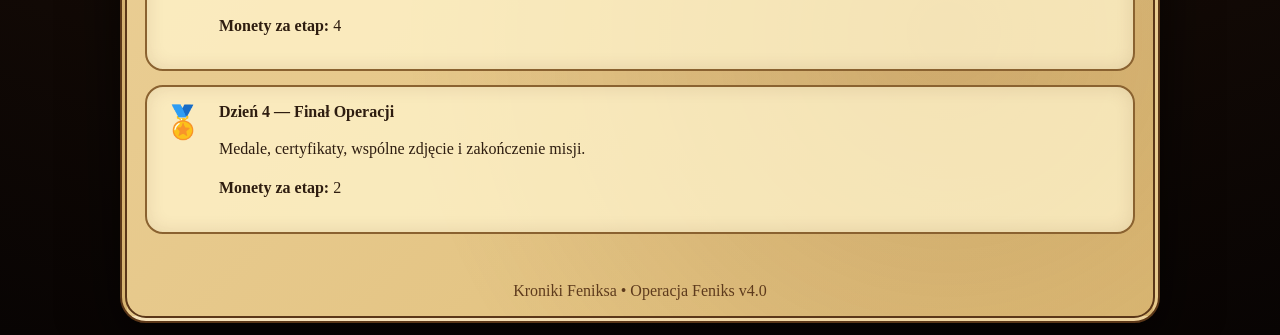
<file: mapa.html>
<!doctype html><html lang="pl"><head><meta charset="utf-8"><meta name="viewport" content="width=device-width,initial-scale=1"><title>Mapa wyprawy</title><link rel="stylesheet" href="style.css"></head><body><main class="app"><section class="top"><span class="badge">MAPA WYPRAWY</span><div class="phoenix">🗺️</div><h1>Szlak Feniksa</h1><p>4 dni przygody</p><div class="nav"><a href="index.html">Start</a><a href="dowodca.html">Panel Dowódcy</a></div></section><section class="content"><div class="card mission"><div class="ico">🚗</div><div><b>Dzień 1 — Start z Żurawicy</b><p>Pierwsza koperta, paszporty i początek wyprawy.</p><p><b>Monety za etap:</b> 3</p></div></div><div class="card mission"><div class="ico">🏡</div><div><b>Dzień 1 — Baza Feniksa</b><p>Domek, rozpakowanie, pierwsze zadania i dart.</p><p><b>Monety za etap:</b> 3</p></div></div><div class="card mission"><div class="ico">🏰</div><div><b>Dzień 2 — Mandoria</b><p>Atrakcje, odwaga, śmiech i pierwsze wielkie Pióra Feniksa.</p><p><b>Monety za etap:</b> 8</p></div></div><div class="card mission"><div class="ico">🪶</div><div><b>Dzień 2 — Wieczorny raport</b><p>Najlepszy moment, najśmieszniejsza chwila i największa odwaga.</p><p><b>Monety za etap:</b> 4</p></div></div><div class="card mission"><div class="ico">🛴</div><div><b>Dzień 3 — Hulajnogi i woda</b><p>Trasa, postoje, zdjęcia i misje terenowe.</p><p><b>Monety za etap:</b> 6</p></div></div><div class="card mission"><div class="ico">⛺</div><div><b>Dzień 3 — Noc pod namiotem</b><p>Obóz, gry, klimat i nocna misja.</p><p><b>Monety za etap:</b> 5</p></div></div><div class="card mission"><div class="ico">📦</div><div><b>Dzień 3 — Skrzynia Feniksa</b><p>Szyfr, wskazówki i otwarcie tajemnicy.</p><p><b>Monety za etap:</b> 5</p></div></div><div class="card mission"><div class="ico">🧩</div><div><b>Dzień 4 — Escape Room</b><p>Ostatnia próba sprytu i współpracy.</p><p><b>Monety za etap:</b> 4</p></div></div><div class="card mission"><div class="ico">🏅</div><div><b>Dzień 4 — Finał Operacji</b><p>Medale, certyfikaty, wspólne zdjęcie i zakończenie misji.</p><p><b>Monety za etap:</b> 2</p></div></div></section><div class="footer">Kroniki Feniksa • Operacja Feniks v4.0</div></main><script src="app.js"></script></body></html>
</file>
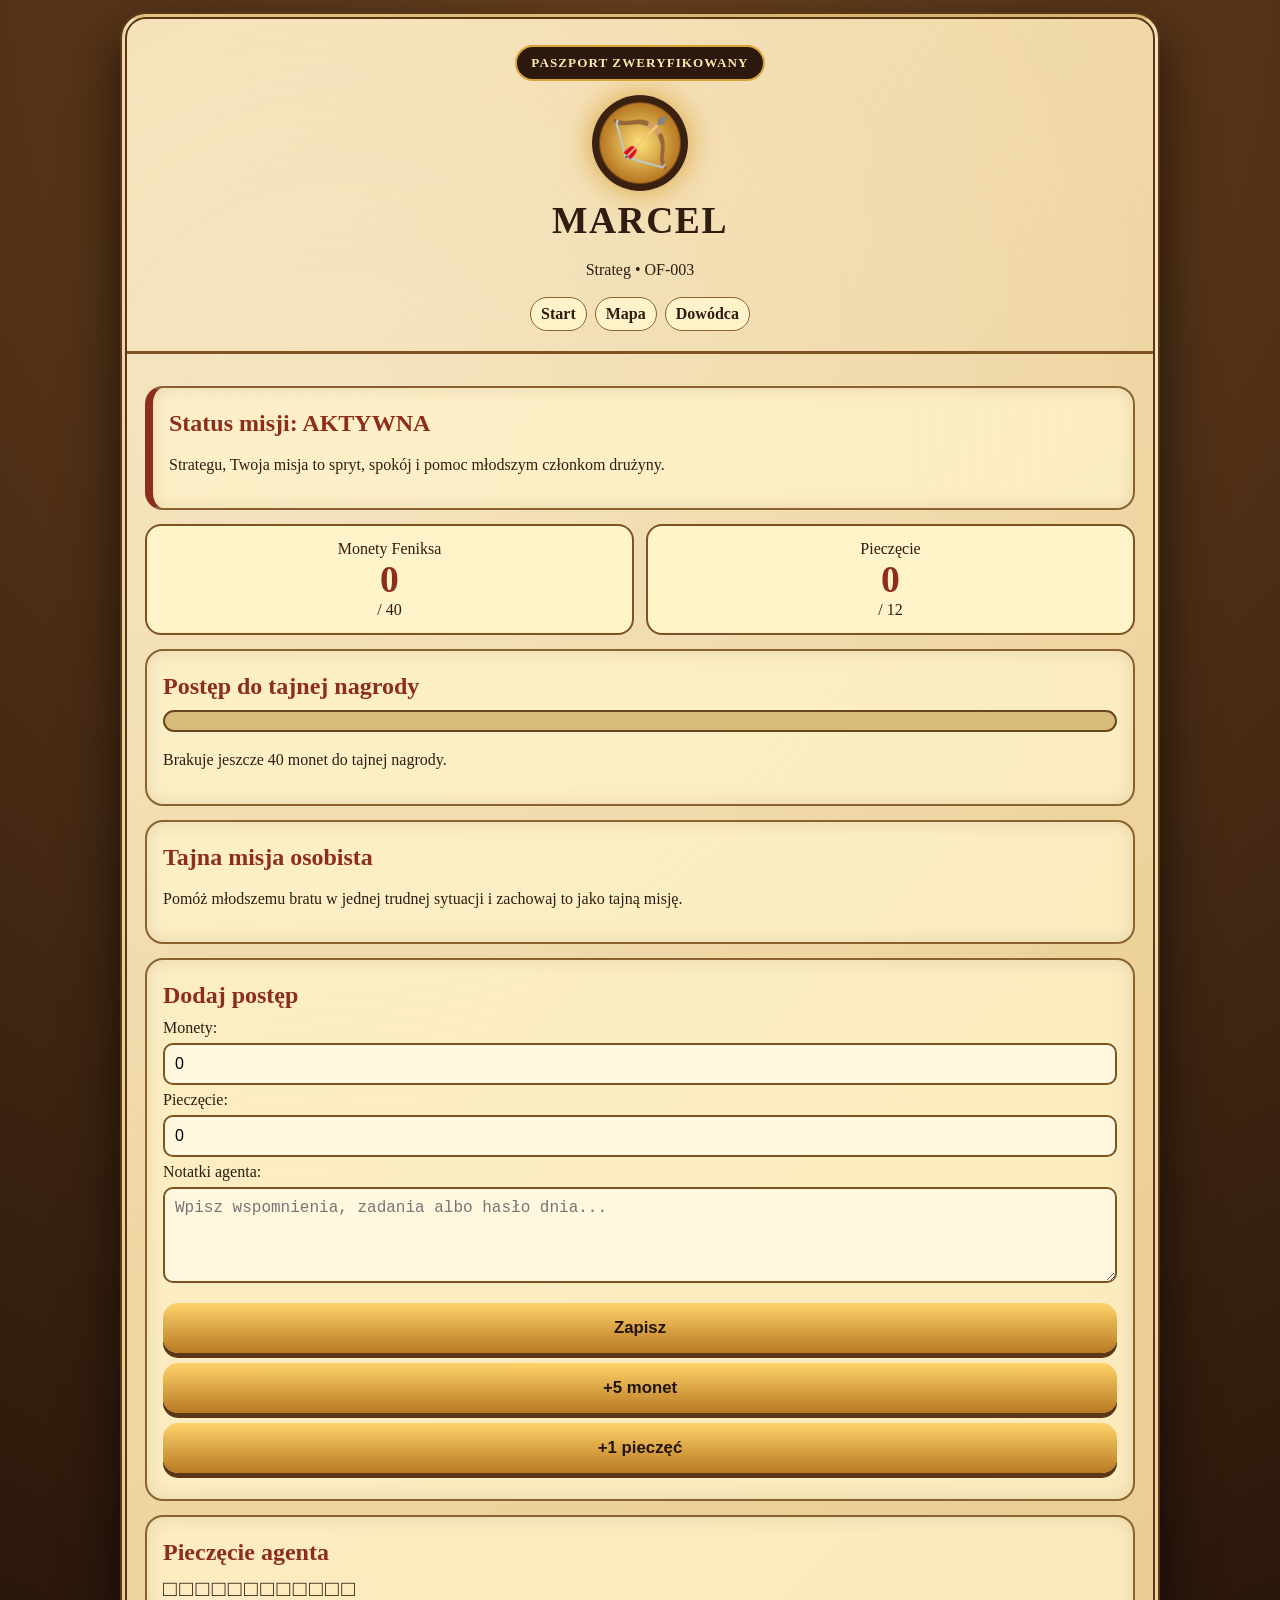
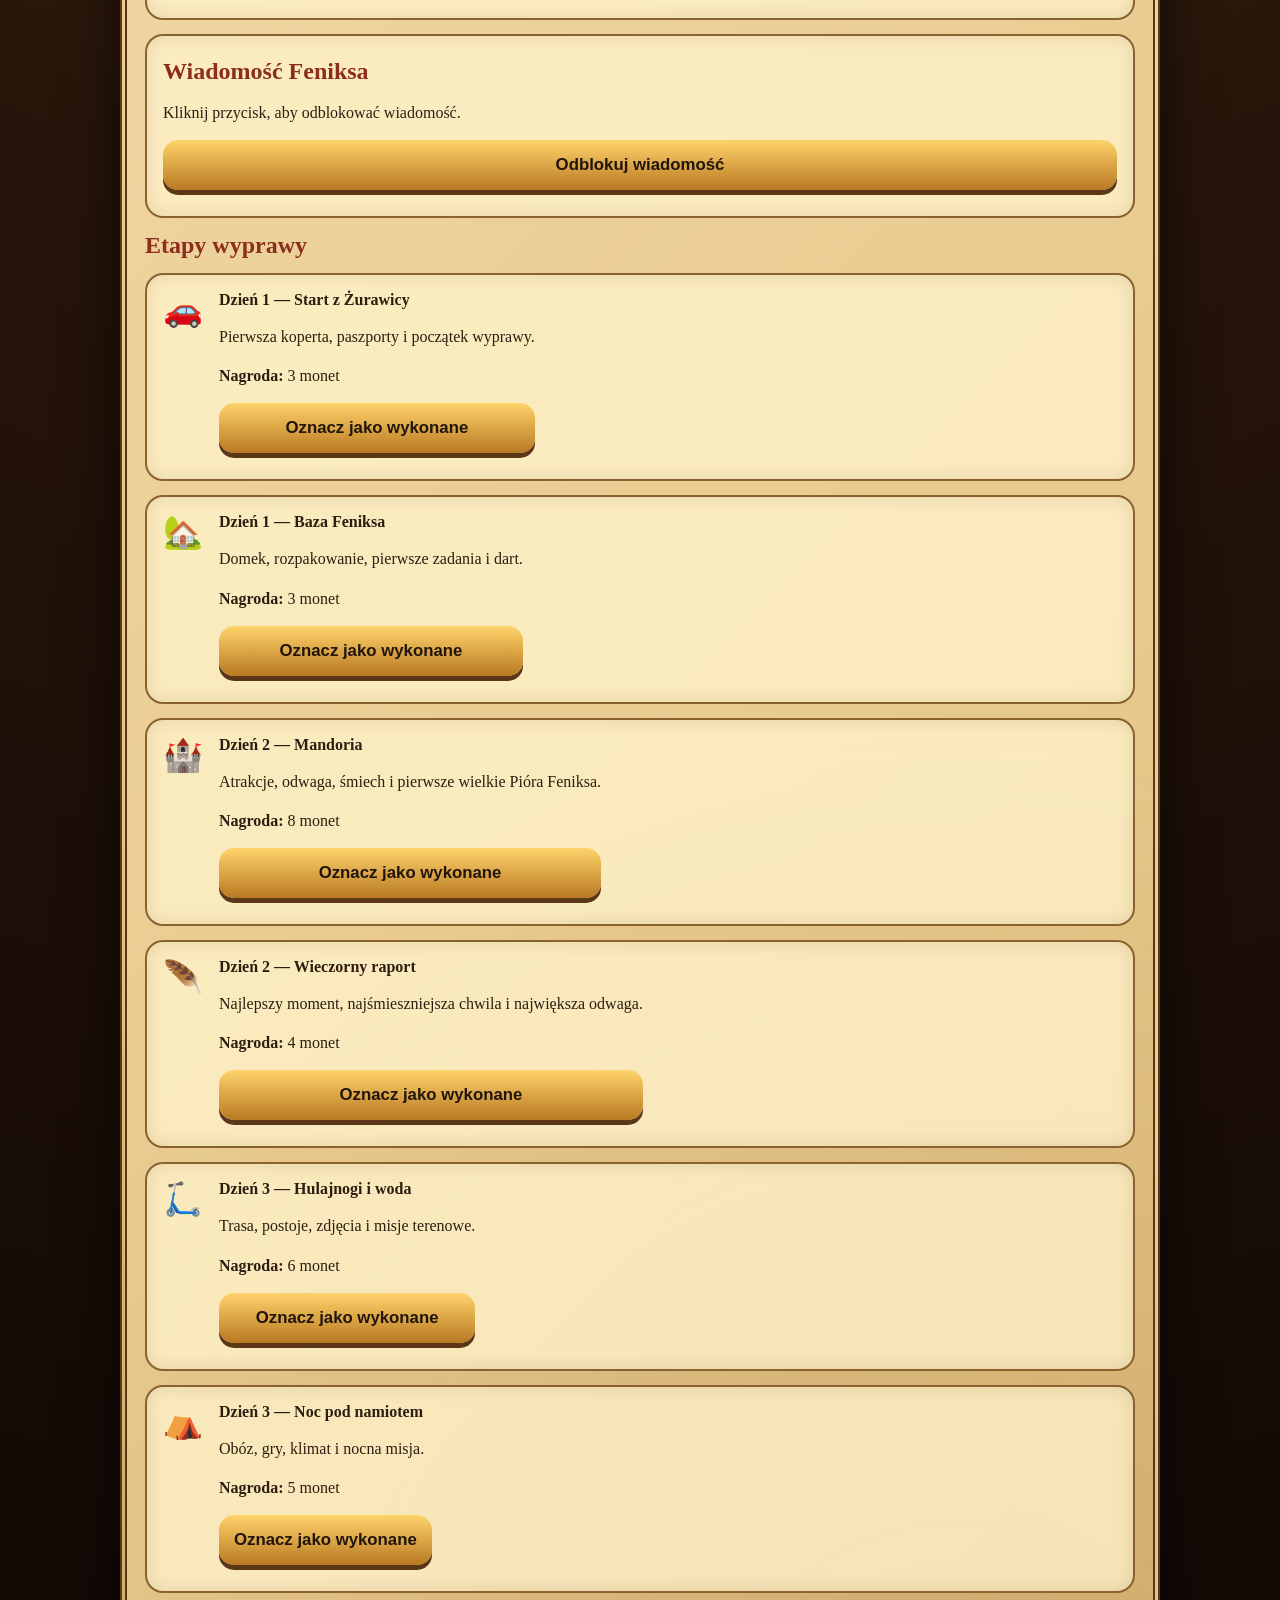
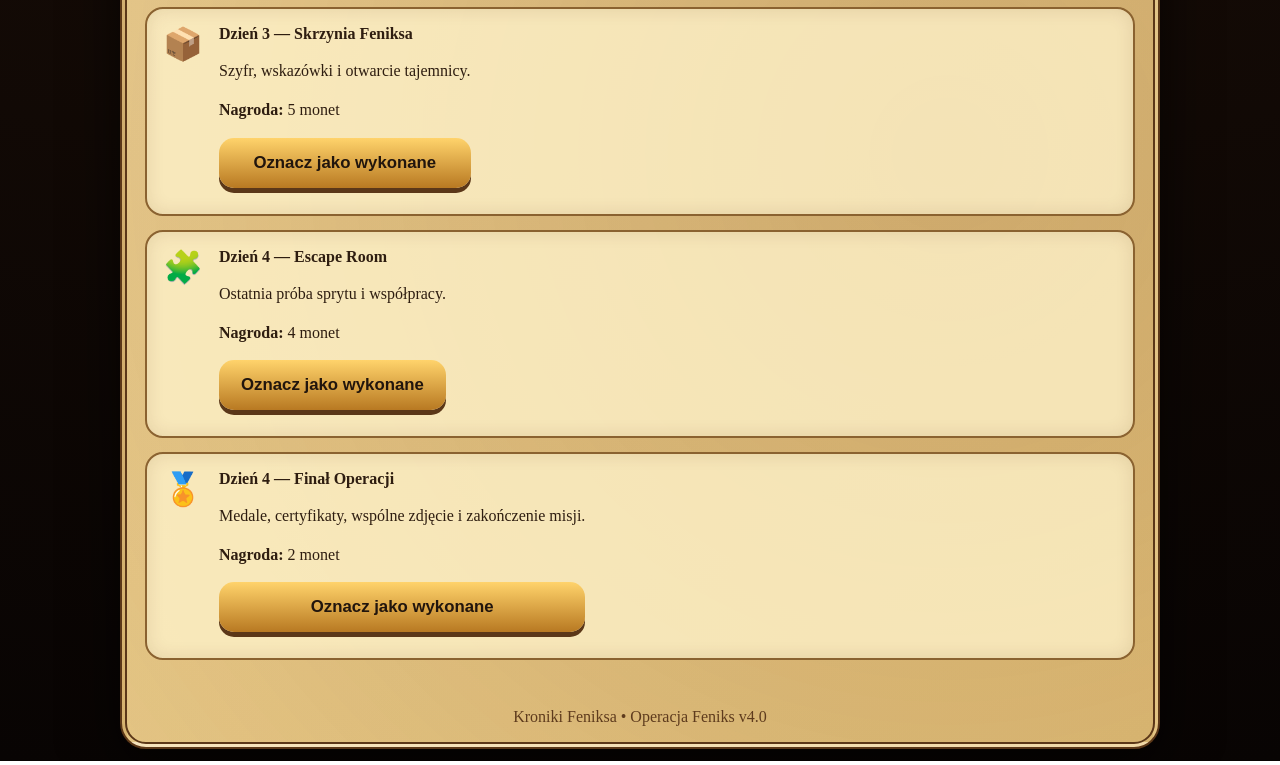
<file: marcel.html>
<!doctype html><html lang="pl"><head><meta charset="utf-8"><meta name="viewport" content="width=device-width,initial-scale=1"><title>Marcel — Operacja Feniks</title><link rel="stylesheet" href="style.css"></head><body><main class="app"><section class="top"><span class="badge">PASZPORT ZWERYFIKOWANY</span><div class="phoenix" id="agentIcon">🦅</div><h1 id="agentName"></h1><p id="agentRole"></p><div class="nav"><a href="index.html">Start</a><a href="mapa.html">Mapa</a><a href="dowodca.html">Dowódca</a></div></section><section class="content"><div class="card alert"><h2>Status misji: AKTYWNA</h2><p id="intro"></p></div><div class="row"><div class="stat"><div>Monety Feniksa</div><div class="big" id="coins">0</div><div>/ 40</div></div><div class="stat"><div>Pieczęcie</div><div class="big" id="stamps">0</div><div>/ 12</div></div></div><div class="card"><h2>Postęp do tajnej nagrody</h2><div class="progress"><div class="bar" id="bar"></div></div><p id="rewardText"></p></div><div class="card"><h2>Tajna misja osobista</h2><p id="personalMission"></p></div><div class="card"><h2>Dodaj postęp</h2><label>Monety:<input id="coinInput" type="number" min="0" max="40" value="0"></label><label>Pieczęcie:<input id="stampInput" type="number" min="0" max="12" value="0"></label><label>Notatki agenta:<textarea id="notes" rows="4" placeholder="Wpisz wspomnienia, zadania albo hasło dnia..."></textarea></label><button onclick="saveProfile('marcel')">Zapisz</button><button onclick="addCoin('marcel',5)">+5 monet</button><button onclick="addStamp('marcel',1)">+1 pieczęć</button></div><div class="card"><h2>Pieczęcie agenta</h2><div class="stamps" id="stampView">□□□□□□□□□□□□</div></div><div class="card"><h2>Wiadomość Feniksa</h2><p id="dailyMessage">Kliknij przycisk, aby odblokować wiadomość.</p><button onclick="unlockMessage()">Odblokuj wiadomość</button></div><h2>Etapy wyprawy</h2><div id="stageList"></div></section><div class="footer">Kroniki Feniksa • Operacja Feniks v4.0</div></main><script src="app.js"></script><script>renderProfile('marcel');</script></body></html>
</file>
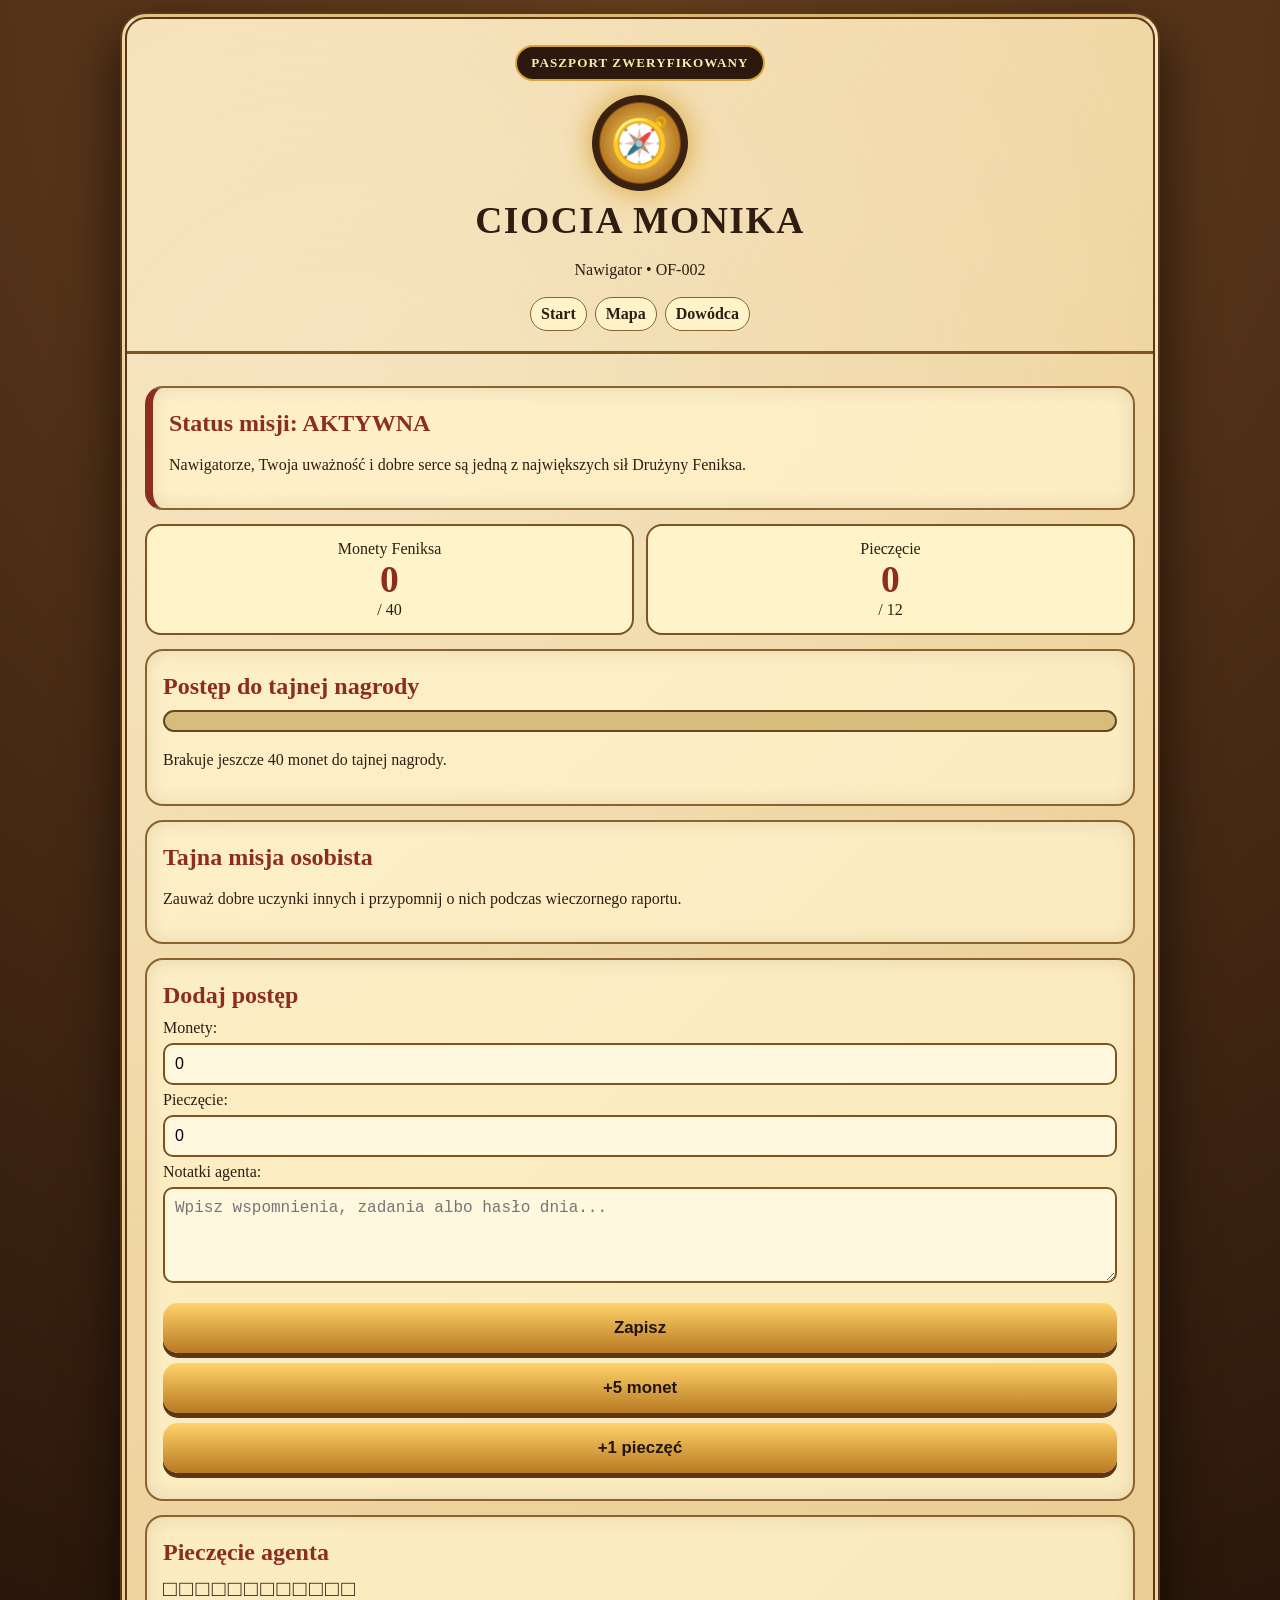
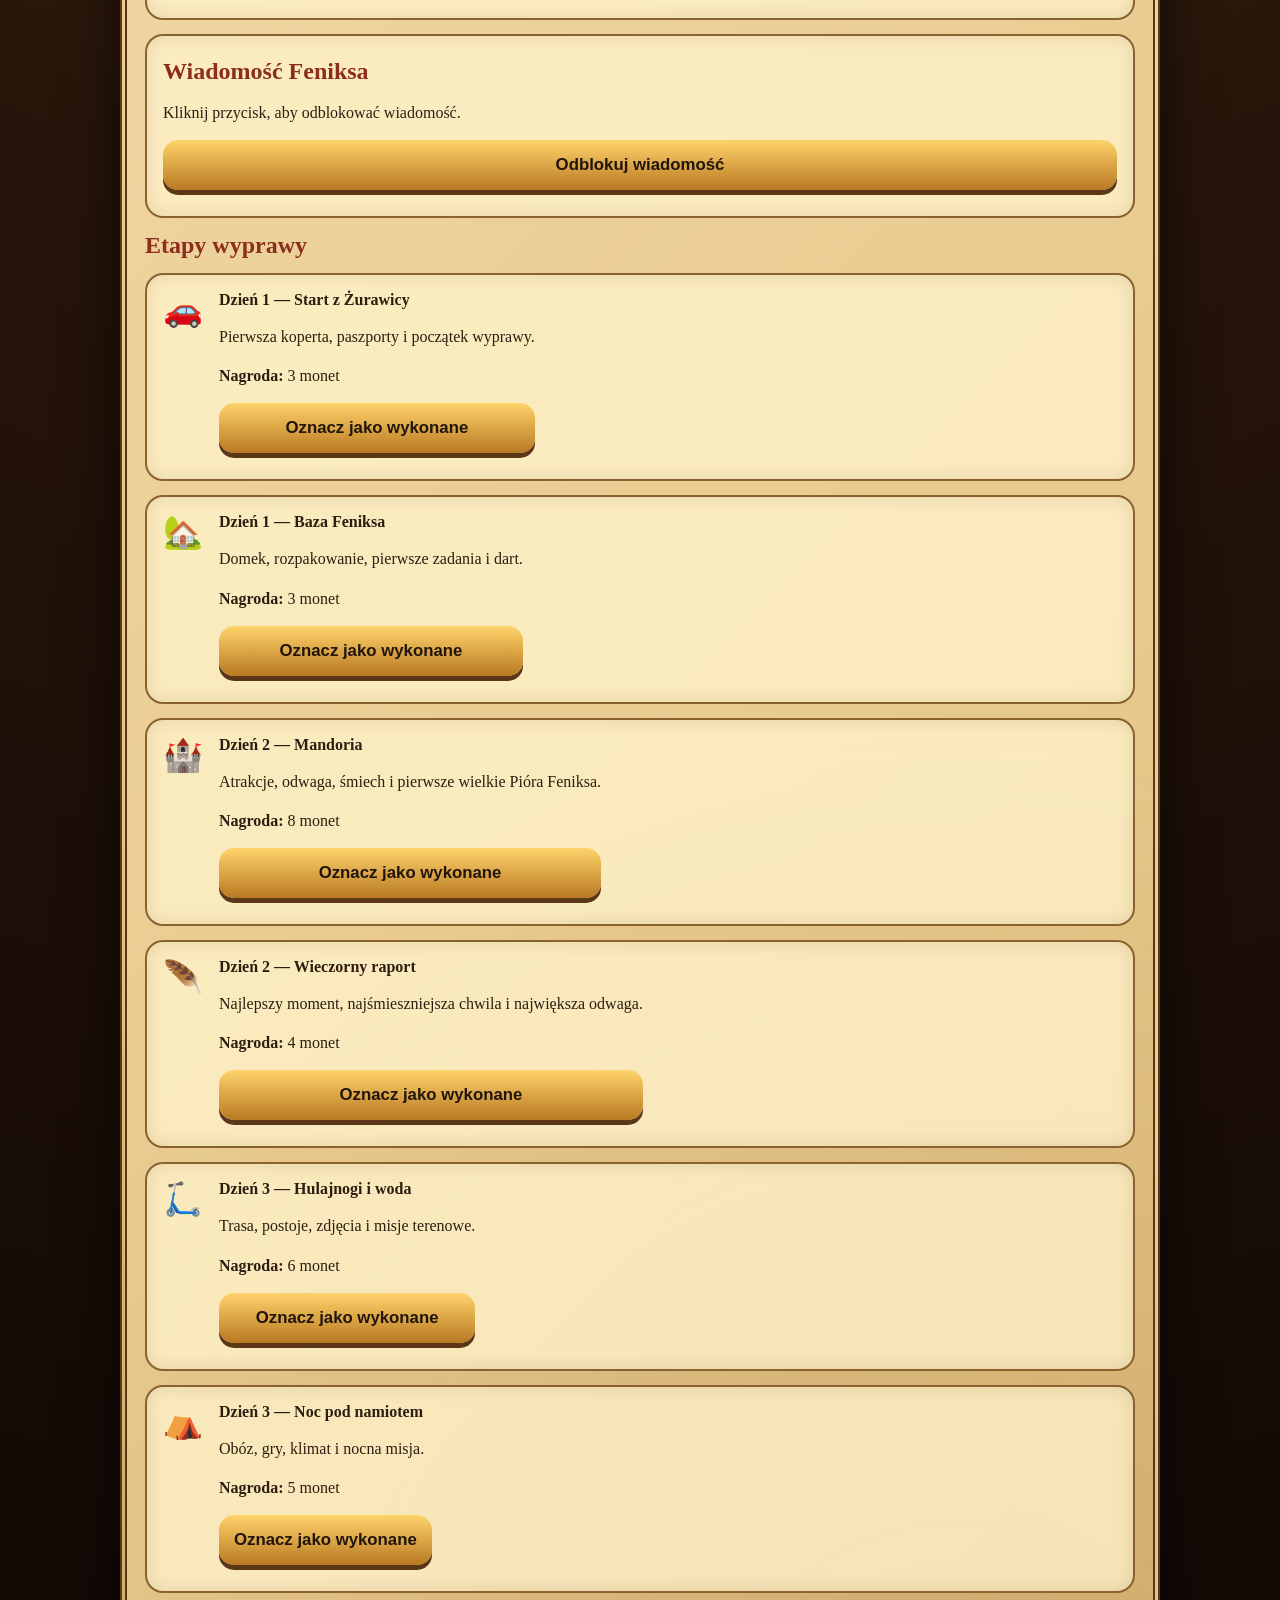
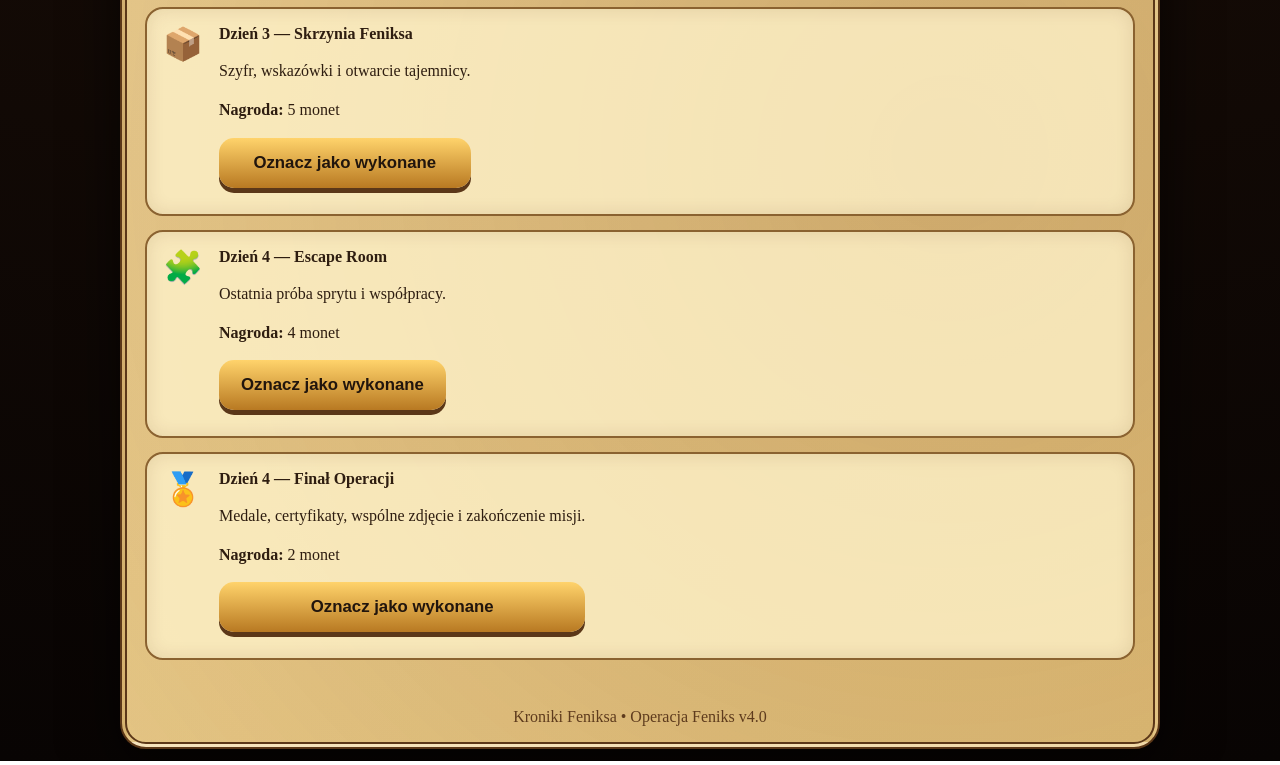
<file: monika.html>
<!doctype html><html lang="pl"><head><meta charset="utf-8"><meta name="viewport" content="width=device-width,initial-scale=1"><title>Ciocia Monika — Operacja Feniks</title><link rel="stylesheet" href="style.css"></head><body><main class="app"><section class="top"><span class="badge">PASZPORT ZWERYFIKOWANY</span><div class="phoenix" id="agentIcon">🦅</div><h1 id="agentName"></h1><p id="agentRole"></p><div class="nav"><a href="index.html">Start</a><a href="mapa.html">Mapa</a><a href="dowodca.html">Dowódca</a></div></section><section class="content"><div class="card alert"><h2>Status misji: AKTYWNA</h2><p id="intro"></p></div><div class="row"><div class="stat"><div>Monety Feniksa</div><div class="big" id="coins">0</div><div>/ 40</div></div><div class="stat"><div>Pieczęcie</div><div class="big" id="stamps">0</div><div>/ 12</div></div></div><div class="card"><h2>Postęp do tajnej nagrody</h2><div class="progress"><div class="bar" id="bar"></div></div><p id="rewardText"></p></div><div class="card"><h2>Tajna misja osobista</h2><p id="personalMission"></p></div><div class="card"><h2>Dodaj postęp</h2><label>Monety:<input id="coinInput" type="number" min="0" max="40" value="0"></label><label>Pieczęcie:<input id="stampInput" type="number" min="0" max="12" value="0"></label><label>Notatki agenta:<textarea id="notes" rows="4" placeholder="Wpisz wspomnienia, zadania albo hasło dnia..."></textarea></label><button onclick="saveProfile('monika')">Zapisz</button><button onclick="addCoin('monika',5)">+5 monet</button><button onclick="addStamp('monika',1)">+1 pieczęć</button></div><div class="card"><h2>Pieczęcie agenta</h2><div class="stamps" id="stampView">□□□□□□□□□□□□</div></div><div class="card"><h2>Wiadomość Feniksa</h2><p id="dailyMessage">Kliknij przycisk, aby odblokować wiadomość.</p><button onclick="unlockMessage()">Odblokuj wiadomość</button></div><h2>Etapy wyprawy</h2><div id="stageList"></div></section><div class="footer">Kroniki Feniksa • Operacja Feniks v4.0</div></main><script src="app.js"></script><script>renderProfile('monika');</script></body></html>
</file>
<file: style.css>
:root{
  --bg:#100804;--paper:#efd9a8;--paper2:#fff1c7;--ink:#2e1d10;--gold:#d8a339;--red:#8d2d1e;--brown:#5b3718;
}
*{box-sizing:border-box}
html{scroll-behavior:smooth}
body{margin:0;min-height:100vh;padding:12px;font-family:Georgia,'Times New Roman',serif;color:var(--ink);background:
radial-gradient(circle at 50% 0%,#6b421f 0%,#27150a 45%,#080403 100%)}
.app{max-width:1040px;margin:auto;border:7px double var(--brown);border-radius:26px;overflow:hidden;background:
radial-gradient(circle at 20% 10%,rgba(255,255,255,.25),transparent 25%),
radial-gradient(circle at 80% 85%,rgba(110,55,15,.18),transparent 30%),
linear-gradient(135deg,#f5dfb2,#dfbd77);box-shadow:0 20px 55px rgba(0,0,0,.65)}
.top{text-align:center;padding:26px 16px 20px;border-bottom:3px solid #7d5321;position:relative}
.badge{display:inline-block;padding:8px 14px;border:2px solid var(--gold);border-radius:999px;background:#2b190d;color:#ffe9ad;font-weight:bold;letter-spacing:.08em;font-size:.82rem}
.phoenix{width:96px;height:96px;margin:14px auto 8px;border-radius:50%;display:grid;place-items:center;background:radial-gradient(circle,#ffe27b,#b87922 58%,#3a2110 61%);box-shadow:0 0 30px #d8a339;font-size:48px;animation:glow 2s infinite alternate, float 3s ease-in-out infinite}
@keyframes glow{from{box-shadow:0 0 12px #d8a339}to{box-shadow:0 0 42px #ffd36b}}
@keyframes float{0%,100%{transform:translateY(0)}50%{transform:translateY(-6px)}}
h1{margin:8px 0 6px;font-size:2.35rem;text-transform:uppercase;letter-spacing:.04em}
h2{color:var(--red);margin:6px 0 10px}
p{line-height:1.45}
.content{padding:18px}.card{background:rgba(255,244,203,.78);border:2px solid #8a6230;border-radius:18px;padding:16px;margin:14px 0;box-shadow:inset 0 0 18px rgba(90,45,10,.12)}
.alert{border-left:8px solid var(--red)}
.grid,.row{display:grid;grid-template-columns:repeat(2,1fr);gap:12px}
.grid3{display:grid;grid-template-columns:repeat(3,1fr);gap:12px}
.stat{text-align:center;background:#fff3c9;border:2px solid #7d5321;border-radius:16px;padding:14px}
.big{font-size:2.35rem;font-weight:bold;color:var(--red)}
.progress{height:22px;background:#d7bd7b;border:2px solid #6a461f;border-radius:99px;overflow:hidden}.bar{height:100%;width:0%;background:linear-gradient(90deg,#9a641d,#ffd36b);transition:.4s}
button,.button{width:100%;display:block;text-align:center;border:0;border-radius:15px;padding:15px;margin:10px 0;font-weight:bold;font-size:1.05rem;text-decoration:none;color:#21150d;background:linear-gradient(#ffd36b,#b87922);box-shadow:0 5px 0 #5b3718;cursor:pointer}
button:active{transform:translateY(2px);box-shadow:0 3px 0 #5b3718}
input,textarea,select{width:100%;padding:10px;border:2px solid #7d5321;border-radius:10px;background:#fff8df;margin:6px 0;font-size:1rem}
.mission{display:flex;gap:12px;align-items:flex-start}.ico{font-size:2rem;min-width:44px}.done{opacity:.55;text-decoration:line-through}.stamps{font-size:1.4rem;letter-spacing:.12em}
.footer{text-align:center;color:#5e3b1d;padding:16px}.nav{display:flex;gap:8px;flex-wrap:wrap;justify-content:center;margin-top:12px}.nav a{color:#2e1d10;background:#fff3c9;border:1px solid #8a6230;border-radius:999px;padding:7px 10px;text-decoration:none;font-weight:bold}
.gallery{display:grid;grid-template-columns:repeat(2,1fr);gap:12px}.photo{border:2px dashed #8a6230;border-radius:14px;padding:16px;background:#fff3c9;text-align:center;min-height:110px}
@media(max-width:760px){.grid,.grid3,.row,.gallery{grid-template-columns:1fr}h1{font-size:1.7rem}.app{border-width:4px}.content{padding:12px}body{padding:8px}}
</file>
